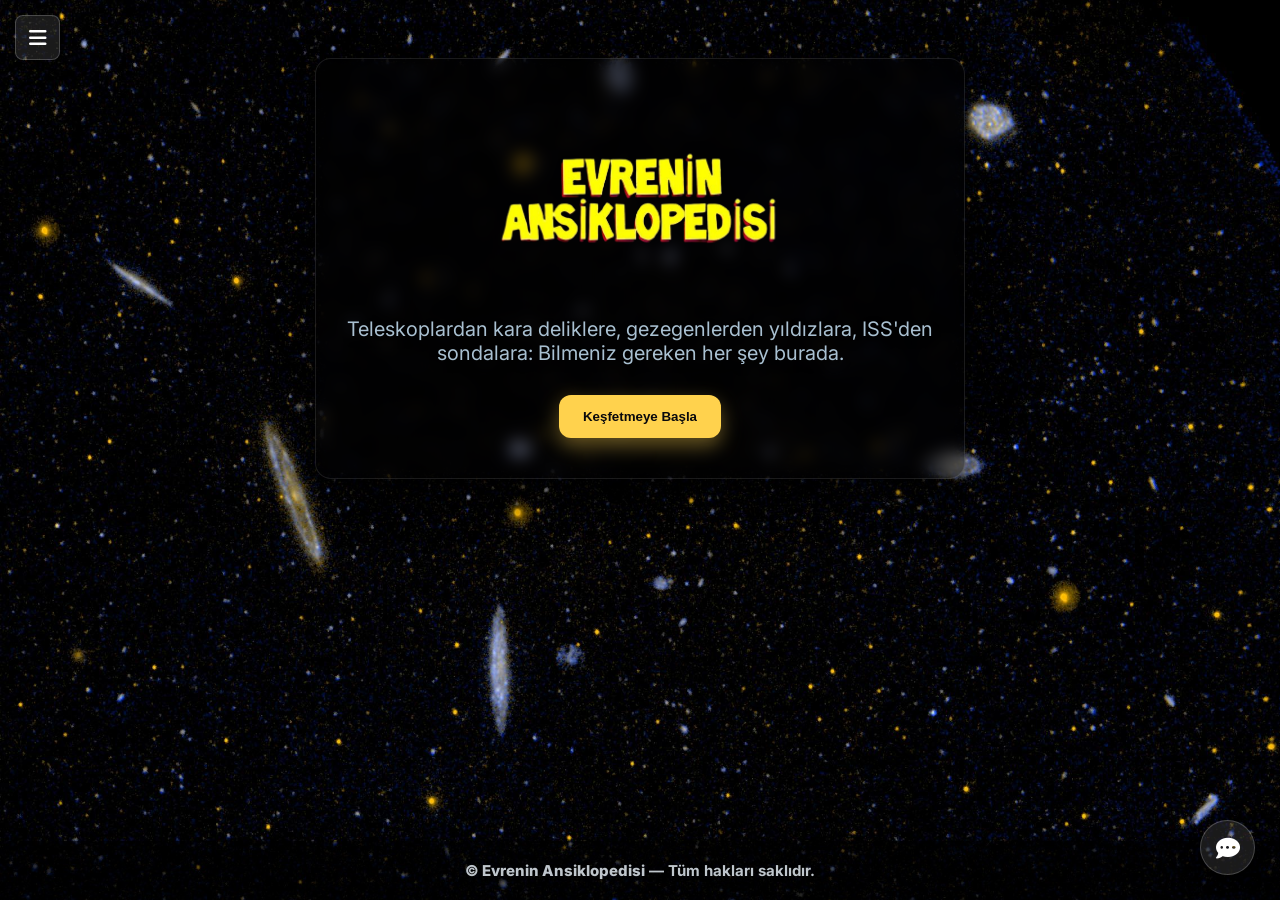
<file: index.html>
<!doctype html>
<html lang="tr">
<head>
<link rel="apple-touch-icon" sizes="180x180" href="/apple-touch-icon.png">
<link rel="icon" type="image/png" sizes="32x32" href="/favicon-32x32.png">
<link rel="icon" type="image/png" sizes="16x16" href="/favicon-16x16.png">
<link rel="manifest" href="/site.webmanifest">
<link rel="stylesheet" href="https://cdnjs.cloudflare.com/ajax/libs/font-awesome/6.0.0-beta3/css/all.min.css">
<meta charset="utf-8" />
<meta name="viewport" content="width=device-width,initial-scale=1" />
<title>Evrenin Ansiklopedisi</title>
<meta name="description" content="Evrenin Ansiklopedisi — teleskoplardan kara deliklere, gezegenlerden yıldızlara, ISS'den sondalara kadar kapsamlı bilgiler.">
<link rel="preconnect" href="https://fonts.googleapis.com">
<link rel="preconnect" href="https://fonts.gstatic.com" crossorigin>
<link href="https://fonts.googleapis.com/css2?family=Inter:wght@100..900&display=swap" rel="stylesheet">
<link rel="stylesheet" href="https://cdnjs.cloudflare.com/ajax/libs/font-awesome/6.5.2/css/all.min.css" integrity="sha512-SnH5WK+bZxgPHs44uWIX+LLMDJc5f8tJjLq5B4PjG1v2X9yA5h08S+N91k8Z3fR3a+Vb8R1z+d/G+I+oP5e7w==" crossorigin="anonymous" referrerpolicy="no-referrer" />
<link rel="stylesheet" href="style.css"> 
</head>
<body>

  <button id="menu-toggle" aria-label="Menüyü Aç">
      <i class="fas fa-bars"></i>
  </button>
  
  <nav id="sidebar">
      <a href="javascript:void(0)" class="closebtn" id="closeSidebar">&times;</a>
    
      
      <a href="/hakkimizda/">Hakkımda</a>
      <a href="/iletisim/">İletişim</a>
  </nav>
  
  <main class="wrap" id="wrap" role="main">

    <div id="home-content" data-bg="arkaplan.jpg" class="show"> 
        <div class="hero" id="heroSection" role="banner">
            <img src="logo.jpg" alt="Evrenin Ansiklopedisi Logo" id="site-logo" style="max-width: 300px; margin: 0 auto 20px; display: block;"> 
            <p class="subtitle fade-in" style="animation-delay: 100ms;">Teleskoplardan kara deliklere, gezegenlerden yıldızlara, ISS'den sondalara: Bilmeniz gereken her şey burada.</p>
            <button id="startDiscoveryBtn" class="action-button fade-in" style="animation-delay: 200ms;">Keşfetmeye Başla</button>
        </div>

        <div id="discoveryList">
            <a href="/" class="back-to-home-btn"><i class="fas fa-arrow-left"></i> Ana Sayfaya Dön</a>
            <h2 style="font-size: 32px; color: white;">Keşfetmek İstediğiniz Kategoriyi Seçin</h2>
            
            <div class="discovery-card-grid">
                <a href="/teleskoplar/" class="discovery-card fade-in" style="animation-delay: 500ms;"><span>Teleskoplar</span></a>
                <a href="/gezegenler/" class="discovery-card fade-in" style="animation-delay: 600ms;"><span>Gezegenler</span></a>
                <a href="/yildizlar/" class="discovery-card fade-in" style="animation-delay: 700ms;"><span>Yıldızlar</span></a>
                <a href="/galaksiler/" class="discovery-card fade-in" style="animation-delay: 800ms;"><span>Galaksiler</span></a>
                <a href="/karadelikler/" class="discovery-card fade-in" style="animation-delay: 900ms;"><span>Kara Delikler</span></a>
                <a href="/sondalar/" class="discovery-card fade-in" style="animation-delay: 1000ms;"><span>Uzay Sondaları</span></a>
                <a href="/iss/" class="discovery-card fade-in" style="animation-delay: 1100ms;"><span>Uluslararası Uzay İstasyonu</span></a>
                <a href="/exoplanet/" class="discovery-card fade-in" style="animation-delay: 1200ms;"><span>Ötegezegenler</span></a>
            </div>
            
        </div>
    </div>
    
    </main>

  <button id="feedback-fab" aria-label="Geri Bildirim Gönder">
      <i class="fas fa-comment-dots"></i>
  </button>

  <div id="feedbackModal" class="modal" role="dialog" aria-modal="true" aria-labelledby="modalTitle">
      <div class="modal-content">
          <span class="modal-close" id="closeModal">&times;</span>
          <h3 id="modalTitle">Geri Bildiriminiz Bizim İçin Önemli!</h3>
          
          <p style="text-align:center; color: var(--muted); margin-bottom: 20px;">Lütfen görüş ve önerilerinizi aşağıdaki formu kullanarak bize iletin.</p>

          <iframe src="https://docs.google.com/forms/d/e/1FAIpQLSf9ICDll2-xu_4mgcYEsZHK_EFL4dMDvHGyZR5VGI9SS1YUkg/viewform?embedded=true" width="285" height="300" frameborder="0" marginheight="0" marginwidth="0">Yükleniyor…</iframe>
          </div>
  </div>

  
  <footer role="contentinfo">
    <strong>© Evrenin Ansiklopedisi</strong> — <span style="color:var(--footer-gray)">Tüm hakları saklıdır.</span>
  </footer>

<script src="script.js"></script>
</body>
</html>
</file>
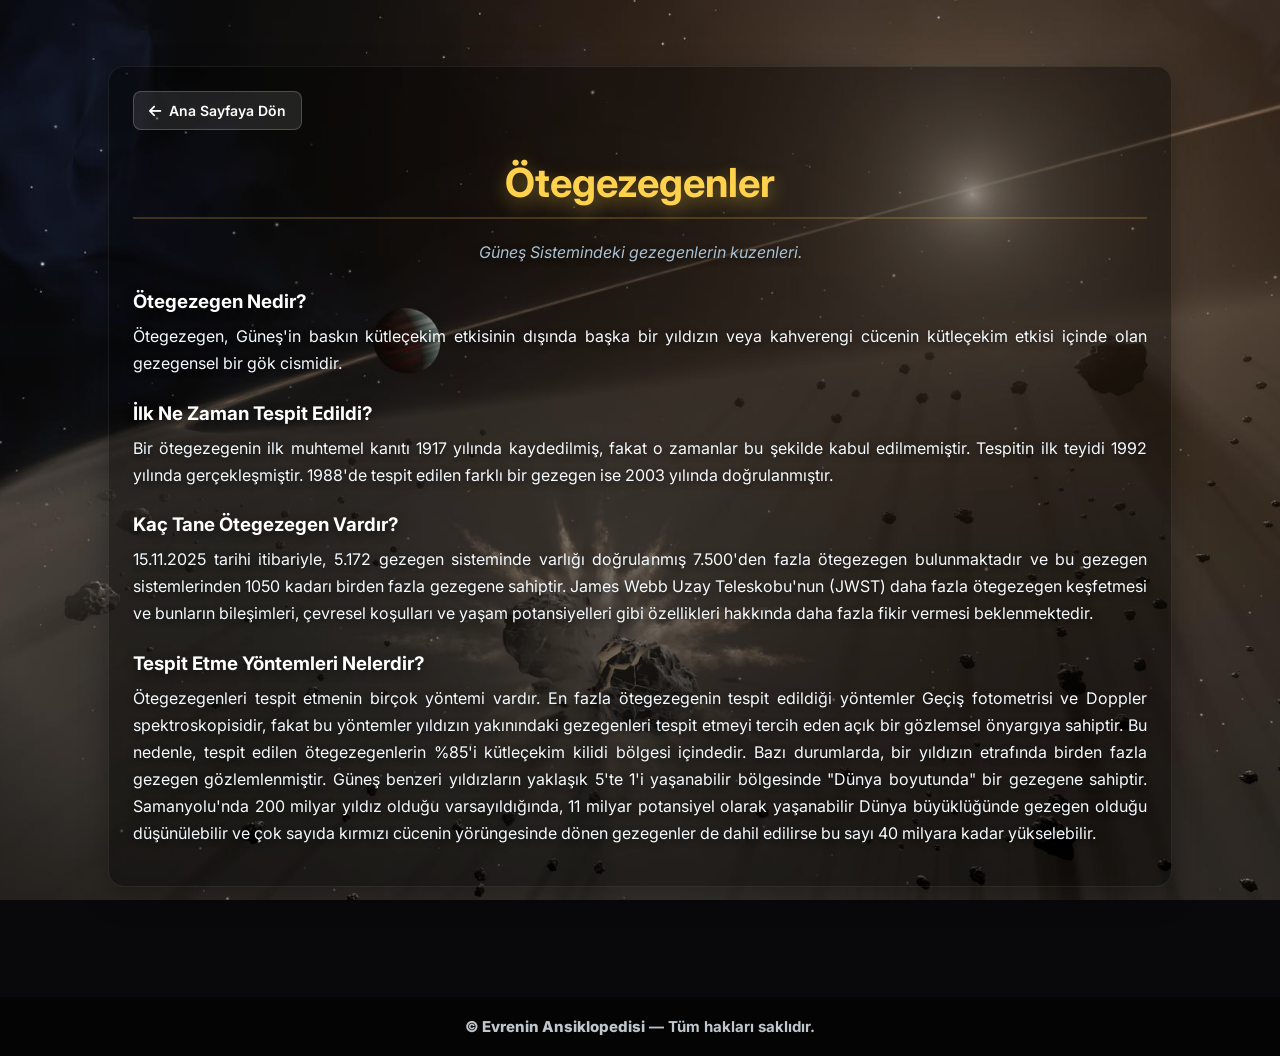
<file: exoplanet/index.html>
<!doctype html>
<html lang="tr">
<head>
<link rel="apple-touch-icon" sizes="180x180" href="/apple-touch-icon.png">
<link rel="icon" type="image/png" sizes="32x32" href="/favicon-32x32.png">
<link rel="icon" type="image/png" sizes="16x16" href="/favicon-16x16.png">
<link rel="manifest" href="/site.webmanifest">
<link rel="stylesheet" href="https://cdnjs.cloudflare.com/ajax/libs/font-awesome/6.0.0-beta3/css/all.min.css">
<meta charset="utf-8" />
<meta name="viewport" content="width=device-width,initial-scale=1" />
<title>Ötegezegenler | Evrenin Ansiklopedisi</title>
<meta name="description" content="Güneş Sistemindeki gezegenlerin kuzenleri: Ötegezegenlerin tespiti ve potansiyeli hakkında bilgiler.">
<link rel="preconnect" href="https://fonts.googleapis.com">
<link rel="preconnect" href="https://fonts.gstatic.com" crossorigin>
<link href="https://fonts.googleapis.com/css2?family=Inter:wght@100..900&display=swap" rel="stylesheet">
<link rel="stylesheet" href="https://cdnjs.cloudflare.com/ajax/libs/font-awesome/6.5.2/css/all.min.css" integrity="sha512-SnH5WK+bZxgPHs44uWIX+LLMDJc5f8tJjLq5B4PjG1v2X9yA5h08S+N91k8Z3fR3a+Vb8R1z+d/G+I+oP5e7w==" crossorigin="anonymous" referrerpolicy="referrer" />

<link rel="stylesheet" href="../style.css">

</head>
<body style="background-image: url('../ötegezegenler.jpg'); background-position: center top; background-size: cover; background-attachment: fixed;">

      
  
  
  <main class="wrap" id="wrap" role="main" style="margin: 20px auto 40px;">

    <article id="exoplanet" class="section show" data-bg="ötegezegenler.jpg" aria-labelledby="exoTitle">
        <a href="/" class="back-to-home-btn"><i class="fas fa-arrow-left"></i> Ana Sayfaya Dön</a>
        <h2 id="exoTitle">Ötegezegenler</h2>
        
        <p class="lead">Güneş Sistemindeki gezegenlerin kuzenleri.</p>
    
        <h3>Ötegezegen Nedir?</h3>
        <p>Ötegezegen, Güneş'in baskın kütleçekim etkisinin dışında başka bir yıldızın veya kahverengi cücenin kütleçekim etkisi içinde olan gezegensel bir gök cismidir.</p>
         

        <h3>İlk Ne Zaman Tespit Edildi?</h3>
        <p>Bir ötegezegenin ilk muhtemel kanıtı 1917 yılında kaydedilmiş, fakat o zamanlar bu şekilde kabul edilmemiştir. Tespitin ilk teyidi 1992 yılında gerçekleşmiştir. 1988'de tespit edilen farklı bir gezegen ise 2003 yılında doğrulanmıştır.</p>

        <h3>Kaç Tane Ötegezegen Vardır?</h3>
        <p>15.11.2025 tarihi itibariyle, 5.172 gezegen sisteminde varlığı doğrulanmış 7.500'den fazla ötegezegen bulunmaktadır ve bu gezegen sistemlerinden 1050 kadarı birden fazla gezegene sahiptir. James Webb Uzay Teleskobu'nun (JWST) daha fazla ötegezegen keşfetmesi ve bunların bileşimleri, çevresel koşulları ve yaşam potansiyelleri gibi özellikleri hakkında daha fazla fikir vermesi beklenmektedir.</p>

        <h3>Tespit Etme Yöntemleri Nelerdir?</h3>
        <p>Ötegezegenleri tespit etmenin birçok yöntemi vardır. En fazla ötegezegenin tespit edildiği yöntemler Geçiş fotometrisi ve Doppler spektroskopisidir, fakat bu yöntemler yıldızın yakınındaki gezegenleri tespit etmeyi tercih eden açık bir gözlemsel önyargıya sahiptir. Bu nedenle, tespit edilen ötegezegenlerin %85'i kütleçekim kilidi bölgesi içindedir. Bazı durumlarda, bir yıldızın etrafında birden fazla gezegen gözlemlenmiştir. Güneş benzeri yıldızların yaklaşık 5'te 1'i yaşanabilir bölgesinde "Dünya boyutunda" bir gezegene sahiptir. Samanyolu'nda 200 milyar yıldız olduğu varsayıldığında, 11 milyar potansiyel olarak yaşanabilir Dünya büyüklüğünde gezegen olduğu düşünülebilir ve çok sayıda kırmızı cücenin yörüngesinde dönen gezegenler de dahil edilirse bu sayı 40 milyara kadar yükselebilir.</p>
    </article>
    
  </main>

  <footer role="contentinfo">
    <strong>© Evrenin Ansiklopedisi</strong> — <span style="color:var(--footer-gray)">Tüm hakları saklıdır.</span>
  </footer>
</body>
</html>
</file>
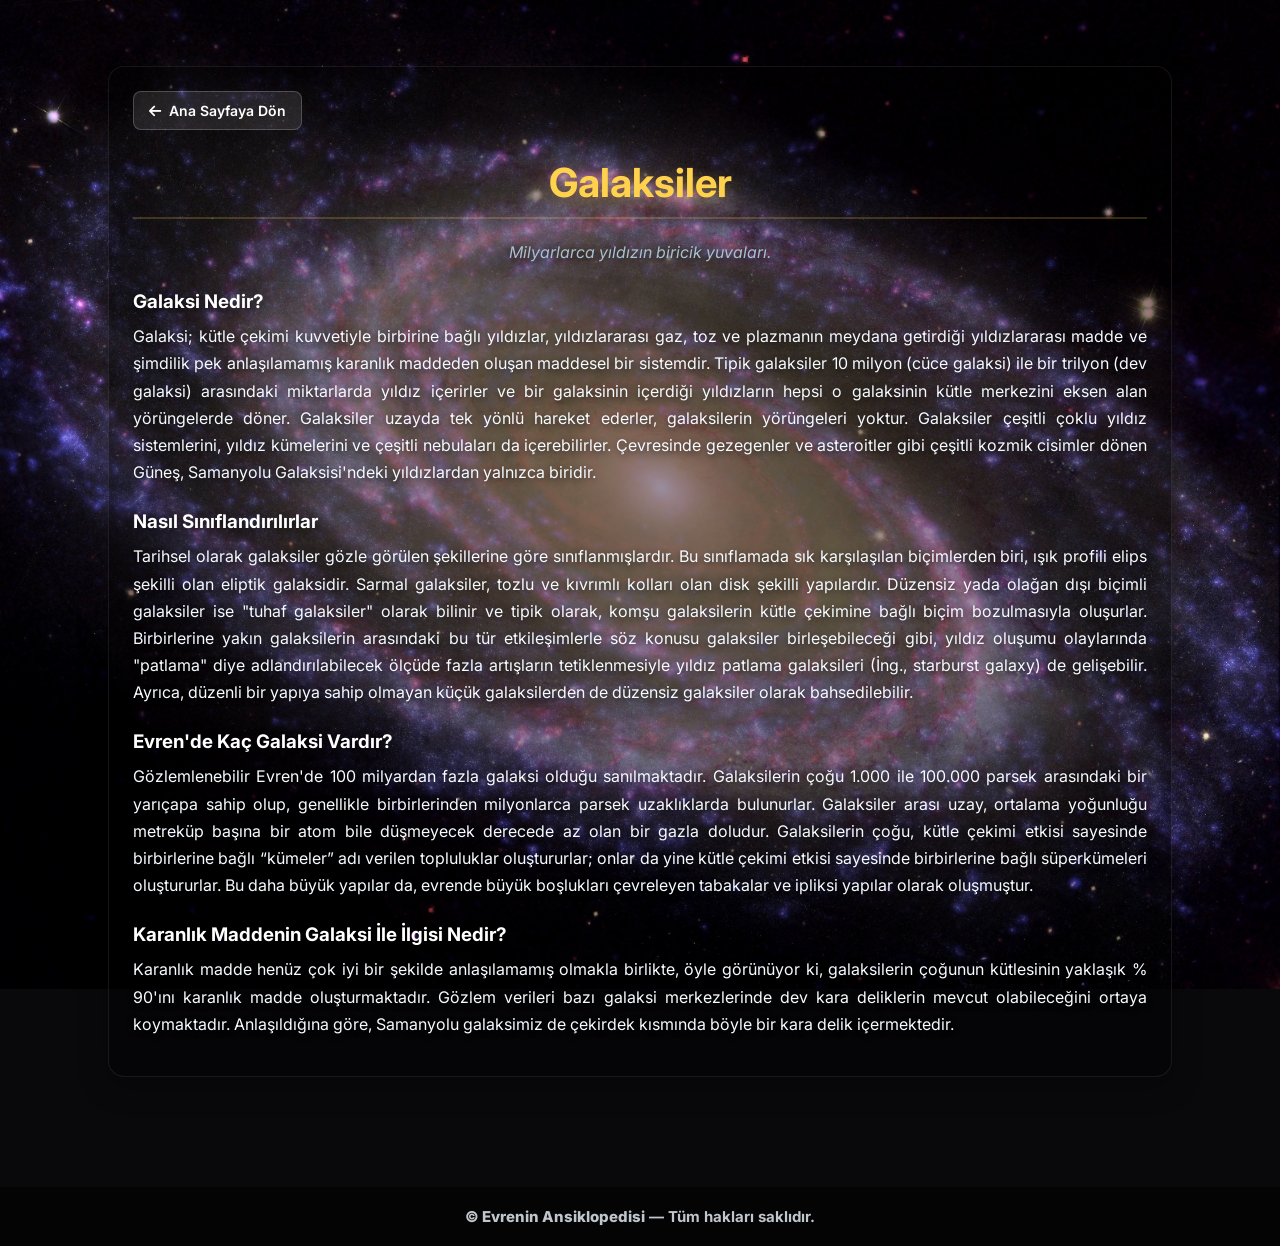
<file: galaksiler/index.html>
<!doctype html>
<html lang="tr">
<head>
<link rel="apple-touch-icon" sizes="180x180" href="/apple-touch-icon.png">
<link rel="icon" type="image/png" sizes="32x32" href="/favicon-32x32.png">
<link rel="icon" type="image/png" sizes="16x16" href="/favicon-16x16.png">
<link rel="manifest" href="/site.webmanifest">
<link rel="stylesheet" href="https://cdnjs.cloudflare.com/ajax/libs/font-awesome/6.0.0-beta3/css/all.min.css">
<meta charset="utf-8" />
<meta name="viewport" content="width=device-width,initial-scale=1" />
<title>Galaksiler | Evrenin Ansiklopedisi</title>
<meta name="description" content="Milyarlarca yıldızın biricik yuvaları: Galaksilerin sınıflandırılması ve yapısı hakkında kapsamlı bilgiler.">
<link rel="preconnect" href="https://fonts.googleapis.com">
<link rel="preconnect" href="https://fonts.gstatic.com" crossorigin>
<link href="https://fonts.googleapis.com/css2?family=Inter:wght@100..900&display=swap" rel="stylesheet">
<link rel="stylesheet" href="https://cdnjs.cloudflare.com/ajax/libs/font-awesome/6.5.2/css/all.min.css" integrity="sha512-SnH5WK+bZxgPHs44uWIX+LLMDJc5f8tJjLq5B4PjG1v2X9yA5h08S+N91k8Z3fR3a+Vb8R1z+d/G+I+oP5e7w==" crossorigin="anonymous" referrerpolicy="no-referrer" />

<link rel="stylesheet" href="../style.css">

</head>
<body style="background-image: url('../galaksiler.jpg'); background-position: center top; background-size: cover; background-attachment: fixed;">

    
  
  
  <main class="wrap" id="wrap" role="main" style="margin: 20px auto 40px;">

    <article id="galaksiler" class="section show" data-bg="galaksiler.jpg" aria-labelledby="galTitle">
        <a href="/" class="back-to-home-btn"><i class="fas fa-arrow-left"></i> Ana Sayfaya Dön</a>
        <h2 id="galTitle">Galaksiler</h2>
        
        <p class="lead">Milyarlarca yıldızın biricik yuvaları.</p>
        
        <h3>Galaksi Nedir?</h3>
        <p>Galaksi; kütle çekimi kuvvetiyle birbirine bağlı yıldızlar, yıldızlararası gaz, toz ve plazmanın meydana getirdiği yıldızlararası madde ve şimdilik pek anlaşılamamış karanlık maddeden oluşan maddesel bir sistemdir. Tipik galaksiler 10 milyon (cüce galaksi) ile bir trilyon (dev galaksi) arasındaki miktarlarda yıldız içerirler ve bir galaksinin içerdiği yıldızların hepsi o galaksinin kütle merkezini eksen alan yörüngelerde döner. Galaksiler uzayda tek yönlü hareket ederler, galaksilerin yörüngeleri yoktur. Galaksiler çeşitli çoklu yıldız sistemlerini, yıldız kümelerini ve çeşitli nebulaları da içerebilirler. Çevresinde gezegenler ve asteroitler gibi çeşitli kozmik cisimler dönen Güneş, Samanyolu Galaksisi'ndeki yıldızlardan yalnızca biridir.</p>

        <h3>Nasıl Sınıflandırılırlar</h3>
        <p>Tarihsel olarak galaksiler gözle görülen şekillerine göre sınıflanmışlardır. Bu sınıflamada sık karşılaşılan biçimlerden biri, ışık profili elips şekilli olan eliptik galaksidir. Sarmal galaksiler, tozlu ve kıvrımlı kolları olan disk şekilli yapılardır. Düzensiz yada olağan dışı biçimli galaksiler ise "tuhaf galaksiler" olarak bilinir ve tipik olarak, komşu galaksilerin kütle çekimine bağlı biçim bozulmasıyla oluşurlar. Birbirlerine yakın galaksilerin arasındaki bu tür etkileşimlerle söz konusu galaksiler birleşebileceği gibi, yıldız oluşumu olaylarında "patlama" diye adlandırılabilecek ölçüde fazla artışların tetiklenmesiyle yıldız patlama galaksileri (İng., starburst galaxy) de gelişebilir. Ayrıca, düzenli bir yapıya sahip olmayan küçük galaksilerden de düzensiz galaksiler olarak bahsedilebilir.</p>

        <h3>Evren'de Kaç Galaksi Vardır?</h3>
        <p>Gözlemlenebilir Evren'de 100 milyardan fazla galaksi olduğu sanılmaktadır. Galaksilerin çoğu 1.000 ile 100.000 parsek arasındaki bir yarıçapa sahip olup, genellikle birbirlerinden milyonlarca parsek uzaklıklarda bulunurlar. Galaksiler arası uzay, ortalama yoğunluğu metreküp başına bir atom bile düşmeyecek derecede az olan bir gazla doludur. Galaksilerin çoğu, kütle çekimi etkisi sayesinde birbirlerine bağlı “kümeler” adı verilen topluluklar oluştururlar; onlar da yine kütle çekimi etkisi sayesinde birbirlerine bağlı süperkümeleri oluştururlar. Bu daha büyük yapılar da, evrende büyük boşlukları çevreleyen tabakalar ve ipliksi yapılar olarak oluşmuştur.</p>

        <h3>Karanlık Maddenin Galaksi İle İlgisi Nedir?</h3>
        <p>Karanlık madde henüz çok iyi bir şekilde anlaşılamamış olmakla birlikte, öyle görünüyor ki, galaksilerin çoğunun kütlesinin yaklaşık % 90'ını karanlık madde oluşturmaktadır. Gözlem verileri bazı galaksi merkezlerinde dev kara deliklerin mevcut olabileceğini ortaya koymaktadır. Anlaşıldığına göre, Samanyolu galaksimiz de çekirdek kısmında böyle bir kara delik içermektedir.</p>

    </article>
    
  </main>

  <footer role="contentinfo">
    <strong>© Evrenin Ansiklopedisi</strong> — <span style="color:var(--footer-gray)">Tüm hakları saklıdır.</span>
  </footer>
</body>
</html>
</file>
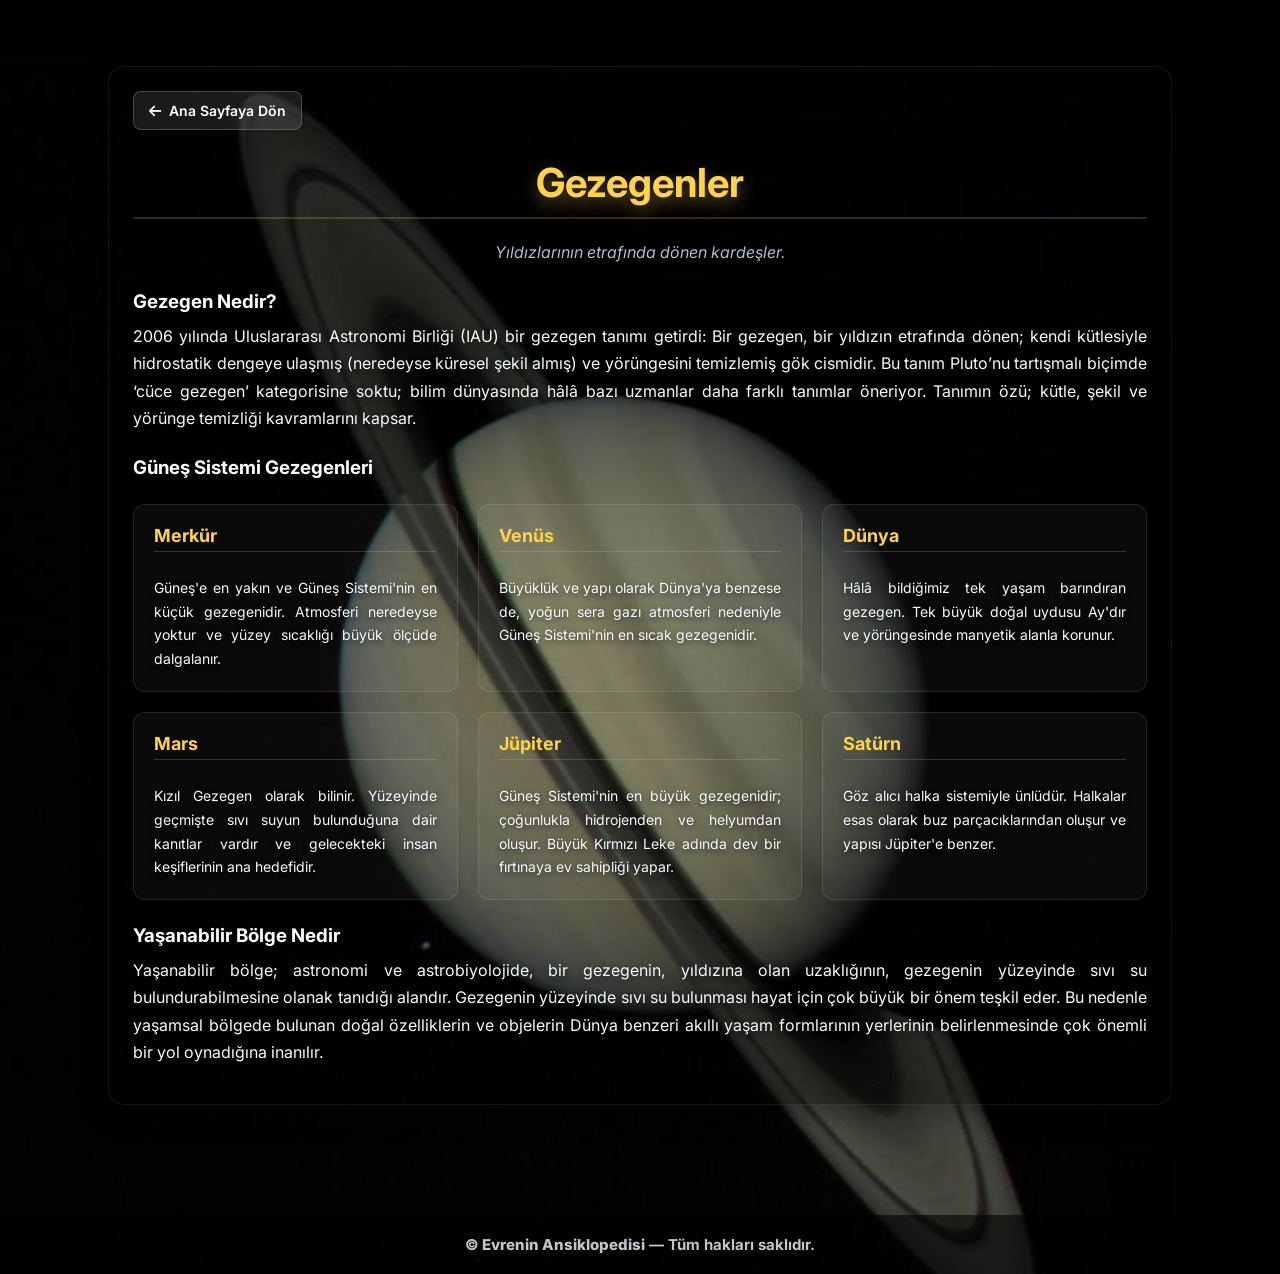
<file: gezegenler/index.html>
<!doctype html>
<html lang="tr">
<head>
<link rel="apple-touch-icon" sizes="180x180" href="/apple-touch-icon.png">
<link rel="icon" type="image/png" sizes="32x32" href="/favicon-32x32.png">
<link rel="icon" type="image/png" sizes="16x16" href="/favicon-16x16.png">
<link rel="manifest" href="/site.webmanifest">
<link rel="stylesheet" href="https://cdnjs.cloudflare.com/ajax/libs/font-awesome/6.0.0-beta3/css/all.min.css">
<meta charset="utf-8" />
<meta name="viewport" content="width=device-width,initial-scale=1" />
<title>Gezegenler | Evrenin Ansiklopedisi</title>
<meta name="description" content="Güneş Sistemi gezegenleri ve ötegezegenler hakkında kapsamlı bilgiler.">
<link rel="preconnect" href="https://fonts.googleapis.com">
<link rel="preconnect" href="https://fonts.gstatic.com" crossorigin>
<link href="https://fonts.googleapis.com/css2?family=Inter:wght@100..900&display=swap" rel="stylesheet">
<link rel="stylesheet" href="https://cdnjs.cloudflare.com/ajax/libs/font-awesome/6.5.2/css/all.min.css" integrity="sha512-SnH5WK+bZxgPHs44uWIX+LLMDJc5f8tJjLq5B4PjG1v2X9yA5h08S+N91k8Z3fR3a+Vb8R1z+d/G+I+oP5e7w==" crossorigin="anonymous" referrerpolicy="no-referrer" />

<link rel="stylesheet" href="../style.css">

</head>
<body style="background-image: url('../gezegenler.jpg'); background-position: center top; background-size: cover; background-attachment: fixed;">

      
  
  
  <main class="wrap" id="wrap" role="main" style="margin: 20px auto 40px;">

    <article id="gezegenler" class="section show" data-bg="gezegenler.jpg" aria-labelledby="gezTitle">
        <a href="/" class="back-to-home-btn"><i class="fas fa-arrow-left"></i> Ana Sayfaya Dön</a>
        <h2 id="gezTitle">Gezegenler</h2>
        
        <p class="lead">Yıldızlarının etrafında dönen kardeşler.</p>
        
        <h3>Gezegen Nedir?</h3>
        <p>2006 yılında Uluslararası Astronomi Birliği (IAU) bir gezegen tanımı getirdi: Bir gezegen, bir yıldızın etrafında dönen; kendi kütlesiyle hidrostatik dengeye ulaşmış (neredeyse küresel şekil almış) ve yörüngesini temizlemiş gök cismidir. Bu tanım Pluto’nu tartışmalı biçimde ‘cüce gezegen’ kategorisine soktu; bilim dünyasında hâlâ bazı uzmanlar daha farklı tanımlar öneriyor. Tanımın özü; kütle, şekil ve yörünge temizliği kavramlarını kapsar.</p>
        
        <h3>Güneş Sistemi Gezegenleri</h3>
        <div class="card-grid">
            <div class="card">
                <h4>Merkür</h4>
                <p>Güneş'e en yakın ve Güneş Sistemi'nin en küçük gezegenidir. Atmosferi neredeyse yoktur ve yüzey sıcaklığı büyük ölçüde dalgalanır.</p>
            </div>
            <div class="card">
                <h4>Venüs</h4>
                <p>Büyüklük ve yapı olarak Dünya'ya benzese de, yoğun sera gazı atmosferi nedeniyle Güneş Sistemi'nin en sıcak gezegenidir.</p>
            </div>
            <div class="card">
                <h4>Dünya</h4>
                <p>Hâlâ bildiğimiz tek yaşam barındıran gezegen. Tek büyük doğal uydusu Ay'dır ve yörüngesinde manyetik alanla korunur.</p>
            </div>
            <div class="card">
                <h4>Mars</h4>
                <p>Kızıl Gezegen olarak bilinir. Yüzeyinde geçmişte sıvı suyun bulunduğuna dair kanıtlar vardır ve gelecekteki insan keşiflerinin ana hedefidir.</p>
            </div>
            <div class="card">
                <h4>Jüpiter</h4>
                <p>Güneş Sistemi'nin en büyük gezegenidir; çoğunlukla hidrojenden ve helyumdan oluşur. Büyük Kırmızı Leke adında dev bir fırtınaya ev sahipliği yapar.</p>
            </div>
            <div class="card">
                <h4>Satürn</h4>
                <p>Göz alıcı halka sistemiyle ünlüdür. Halkalar esas olarak buz parçacıklarından oluşur ve yapısı Jüpiter'e benzer.</p>
            </div>
        </div>
        <h3>Yaşanabilir Bölge Nedir</h3>
        <p>Yaşanabilir bölge; astronomi ve astrobiyolojide, bir gezegenin, yıldızına olan uzaklığının, gezegenin yüzeyinde sıvı su bulundurabilmesine olanak tanıdığı alandır. Gezegenin yüzeyinde sıvı su bulunması hayat için çok büyük bir önem teşkil eder. Bu nedenle yaşamsal bölgede bulunan doğal özelliklerin ve objelerin Dünya benzeri akıllı yaşam formlarının yerlerinin belirlenmesinde çok önemli bir yol oynadığına inanılır.</p>
    </article>

    
  </main>

  <footer role="contentinfo">
    <strong>© Evrenin Ansiklopedisi</strong> — <span style="color:var(--footer-gray)">Tüm hakları saklıdır.</span>
  </footer>
</body>
</html>
</file>
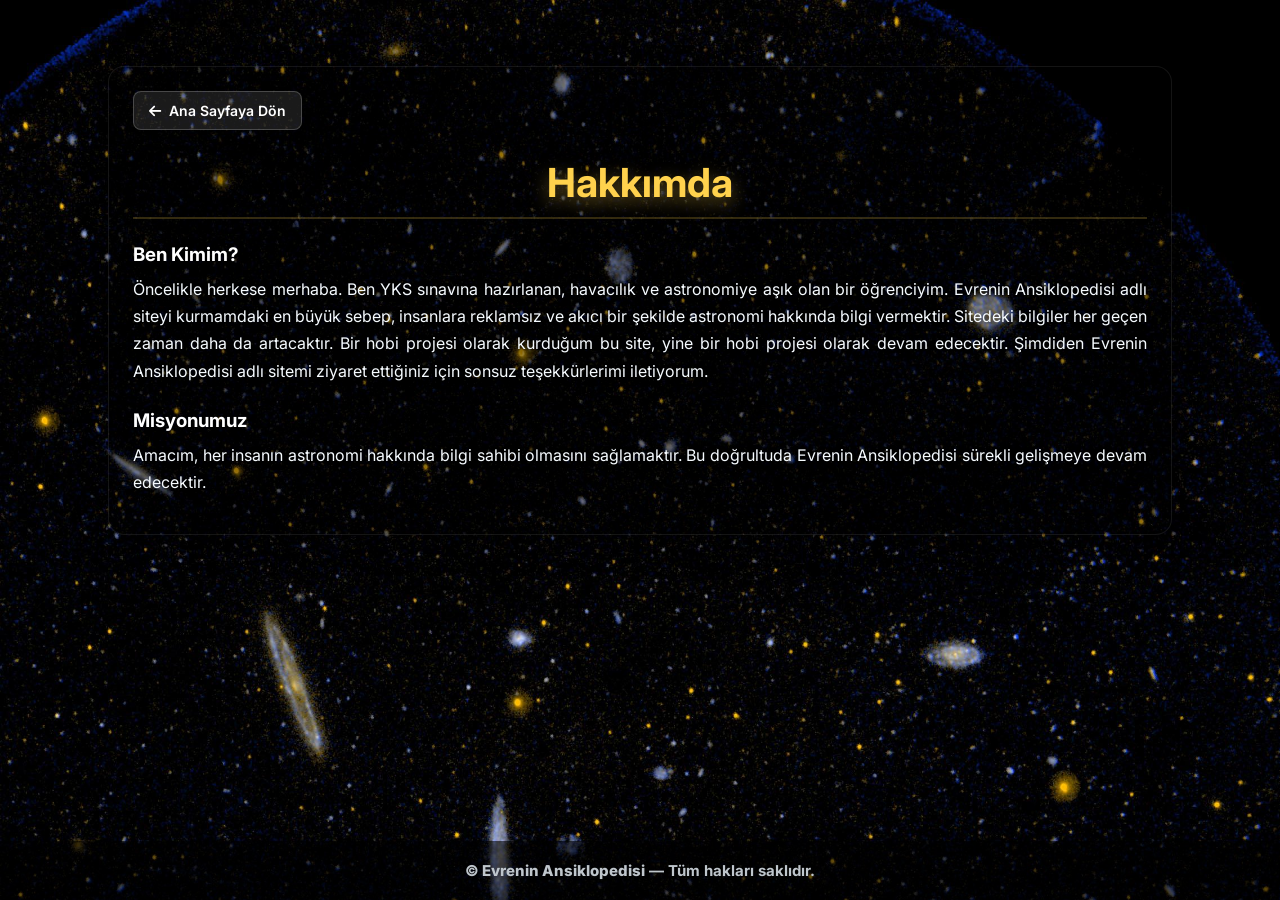
<file: hakkimizda/index.html>
<!doctype html>
<html lang="tr">
<head>
<link rel="apple-touch-icon" sizes="180x180" href="/apple-touch-icon.png">
<link rel="icon" type="image/png" sizes="32x32" href="/favicon-32x32.png">
<link rel="icon" type="image/png" sizes="16x16" href="/favicon-16x16.png">
<link rel="manifest" href="/site.webmanifest">
<link rel="stylesheet" href="https://cdnjs.cloudflare.com/ajax/libs/font-awesome/6.0.0-beta3/css/all.min.css">
<meta charset="utf-8" />
<meta name="viewport" content="width=device-width,initial-scale=1" />
<title>Hakkımda | Evrenin Ansiklopedisi</title>
<meta name="description" content="Evrenin Ansiklopedisi projesinin misyonu ve kurucusu hakkında bilgiler.">
<link rel="preconnect" href="https://fonts.googleapis.com">
<link rel="preconnect" href="https://fonts.gstatic.com" crossorigin>
<link href="https://fonts.googleapis.com/css2?family=Inter:wght@100..900&display=swap" rel="stylesheet">
<link rel="stylesheet" href="https://cdnjs.cloudflare.com/ajax/libs/font-awesome/6.5.2/css/all.min.css" integrity="sha512-SnH5WK+bZxgPHs44uWIX+LLMDJc5f8tJjLq5B4PjG1v2X9yA5h08S+N91k8Z3fR3a+Vb8R1z+d/G+I+oP5e7w==" crossorigin="anonymous" referrerpolicy="referrer" />

<link rel="stylesheet" href="../style.css">

</head>
<body style="background-image: url('../arkaplan.jpg'); background-position: center top; background-size: cover; background-attachment: fixed;">

 
  
  
  <main class="wrap" id="wrap" role="main" style="margin: 20px auto 40px;">

    <article id="hakkimizda" class="section show" data-bg="arkaplan.jpg" aria-labelledby="hakTitle">
        <a href="/" class="back-to-home-btn"><i class="fas fa-arrow-left"></i> Ana Sayfaya Dön</a>
        <h2 id="hakTitle">Hakkımda</h2>
    
        <h3>Ben Kimim?</h3>
        <p class="section-description">Öncelikle herkese merhaba. Ben YKS sınavına hazırlanan, havacılık ve astronomiye aşık olan bir öğrenciyim. Evrenin Ansiklopedisi adlı siteyi kurmamdaki en büyük sebep, insanlara reklamsız ve akıcı bir şekilde astronomi hakkında bilgi vermektir. Sitedeki bilgiler her geçen zaman daha da artacaktır. Bir hobi projesi olarak kurduğum bu site, yine bir hobi projesi olarak devam edecektir. Şimdiden Evrenin Ansiklopedisi adlı sitemi ziyaret ettiğiniz için sonsuz teşekkürlerimi iletiyorum.</p>

        <div class="about-content">
            
            <h3>Misyonumuz</h3>
            <p>Amacım, her insanın astronomi hakkında bilgi sahibi olmasını sağlamaktır. Bu doğrultuda Evrenin Ansiklopedisi sürekli gelişmeye devam edecektir.</p>

        </div>
    </article>
    
  </main>

  <footer role="contentinfo">
    <strong>© Evrenin Ansiklopedisi</strong> — <span style="color:var(--footer-gray)">Tüm hakları saklıdır.</span>
  </footer>
</body>
</html>
</file>
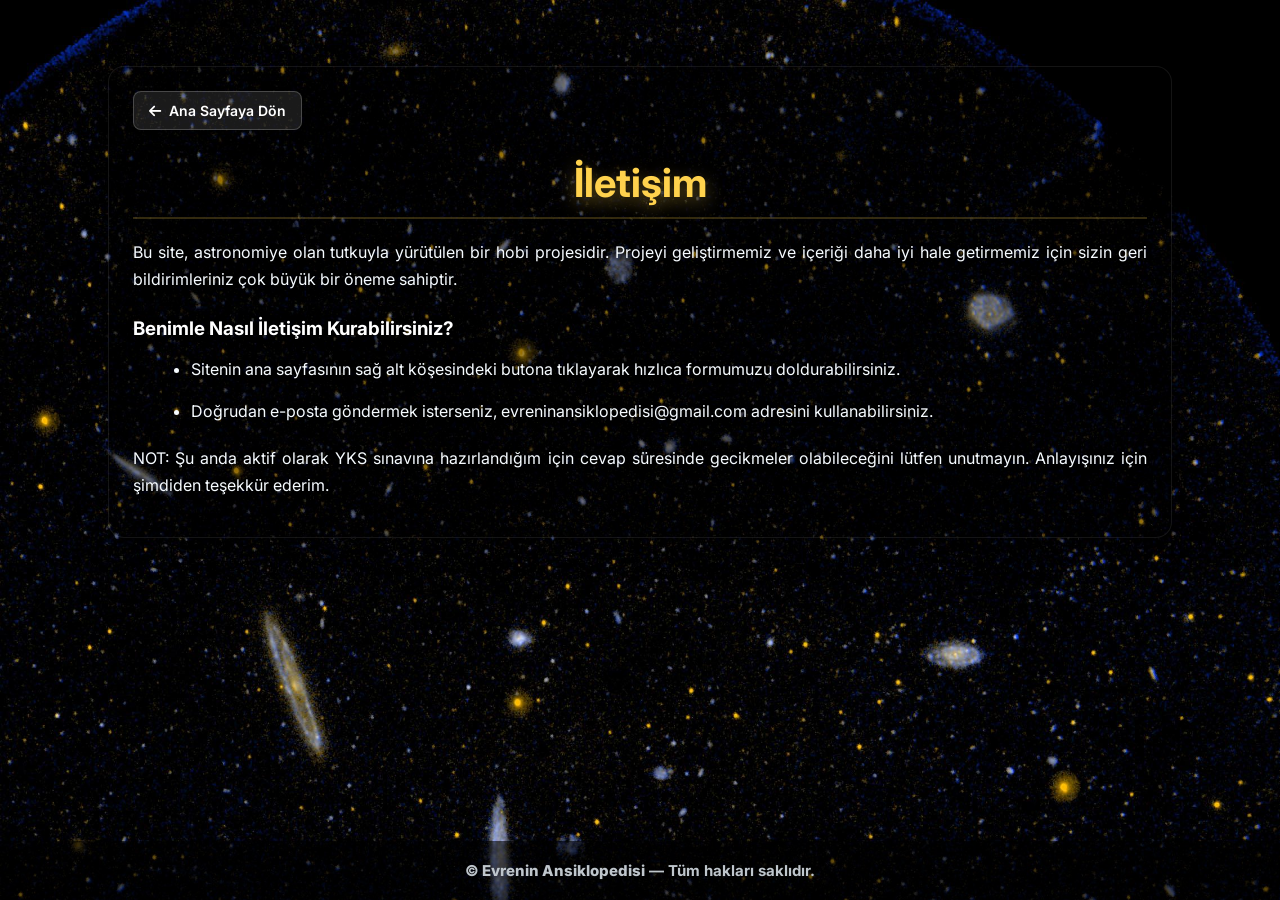
<file: iletisim/index.html>
<!doctype html>
<html lang="tr">
<head>
<link rel="apple-touch-icon" sizes="180x180" href="/apple-touch-icon.png">
<link rel="icon" type="image/png" sizes="32x32" href="/favicon-32x32.png">
<link rel="icon" type="image/png" sizes="16x16" href="/favicon-16x16.png">
<link rel="manifest" href="/site.webmanifest">
<link rel="stylesheet" href="https://cdnjs.cloudflare.com/ajax/libs/font-awesome/6.0.0-beta3/css/all.min.css">
<meta charset="utf-8" />
<meta name="viewport" content="width=device-width,initial-scale=1" />
<title>İletişim | Evrenin Ansiklopedisi</title>
<meta name="description" content="Evrenin Ansiklopedisi ile iletişim kurma yolları ve geri bildirim.">
<link rel="preconnect" href="https://fonts.googleapis.com">
<link rel="preconnect" href="https://fonts.gstatic.com" crossorigin>
<link href="https://fonts.googleapis.com/css2?family=Inter:wght@100..900&display=swap" rel="stylesheet">
<link rel="stylesheet" href="https://cdnjs.cloudflare.com/ajax/libs/font-awesome/6.5.2/css/all.min.css" integrity="sha512-SnH5WK+bZxgPHs44uWIX+LLMDJc5f8tJjLq5B4PjG1v2X9yA5h08S+N91k8Z3fR3a+Vb8R1z+d/G+I+oP5e7w==" crossorigin="anonymous" referrerpolicy="referrer" />

<link rel="stylesheet" href="../style.css">

</head>
<body style="background-image: url('../arkaplan.jpg'); background-position: center top; background-size: cover; background-attachment: fixed;">

   
  
  
  <main class="wrap" id="wrap" role="main" style="margin: 20px auto 40px;">

    <article id="iletisim" class="section show" data-bg="arkaplan.jpg" aria-labelledby="iletTitle">
        <a href="/" class="back-to-home-btn"><i class="fas fa-arrow-left"></i> Ana Sayfaya Dön</a>
        <h2 id="iletTitle">İletişim</h2>
        
        <p>Bu site, astronomiye olan tutkuyla yürütülen bir hobi projesidir. Projeyi geliştirmemiz ve içeriği daha iyi hale getirmemiz için sizin geri bildirimleriniz çok büyük bir öneme sahiptir.</p>
        
        <h3>Benimle Nasıl İletişim Kurabilirsiniz?</h3>
        <ul>
            <li>Sitenin ana sayfasının sağ alt köşesindeki butona tıklayarak hızlıca formumuzu doldurabilirsiniz.</li>
            <li>Doğrudan e-posta göndermek isterseniz, evreninansiklopedisi@gmail.com adresini kullanabilirsiniz.</li>
        </ul>
        <p style="margin-top:20px;">NOT: Şu anda aktif olarak YKS sınavına hazırlandığım için cevap süresinde gecikmeler olabileceğini lütfen unutmayın. Anlayışınız için şimdiden teşekkür ederim.</p>
    </article>
    
  </main>

  <footer role="contentinfo">
    <strong>© Evrenin Ansiklopedisi</strong> — <span style="color:var(--footer-gray)">Tüm hakları saklıdır.</span>
  </footer>
</body>
</html>
</file>
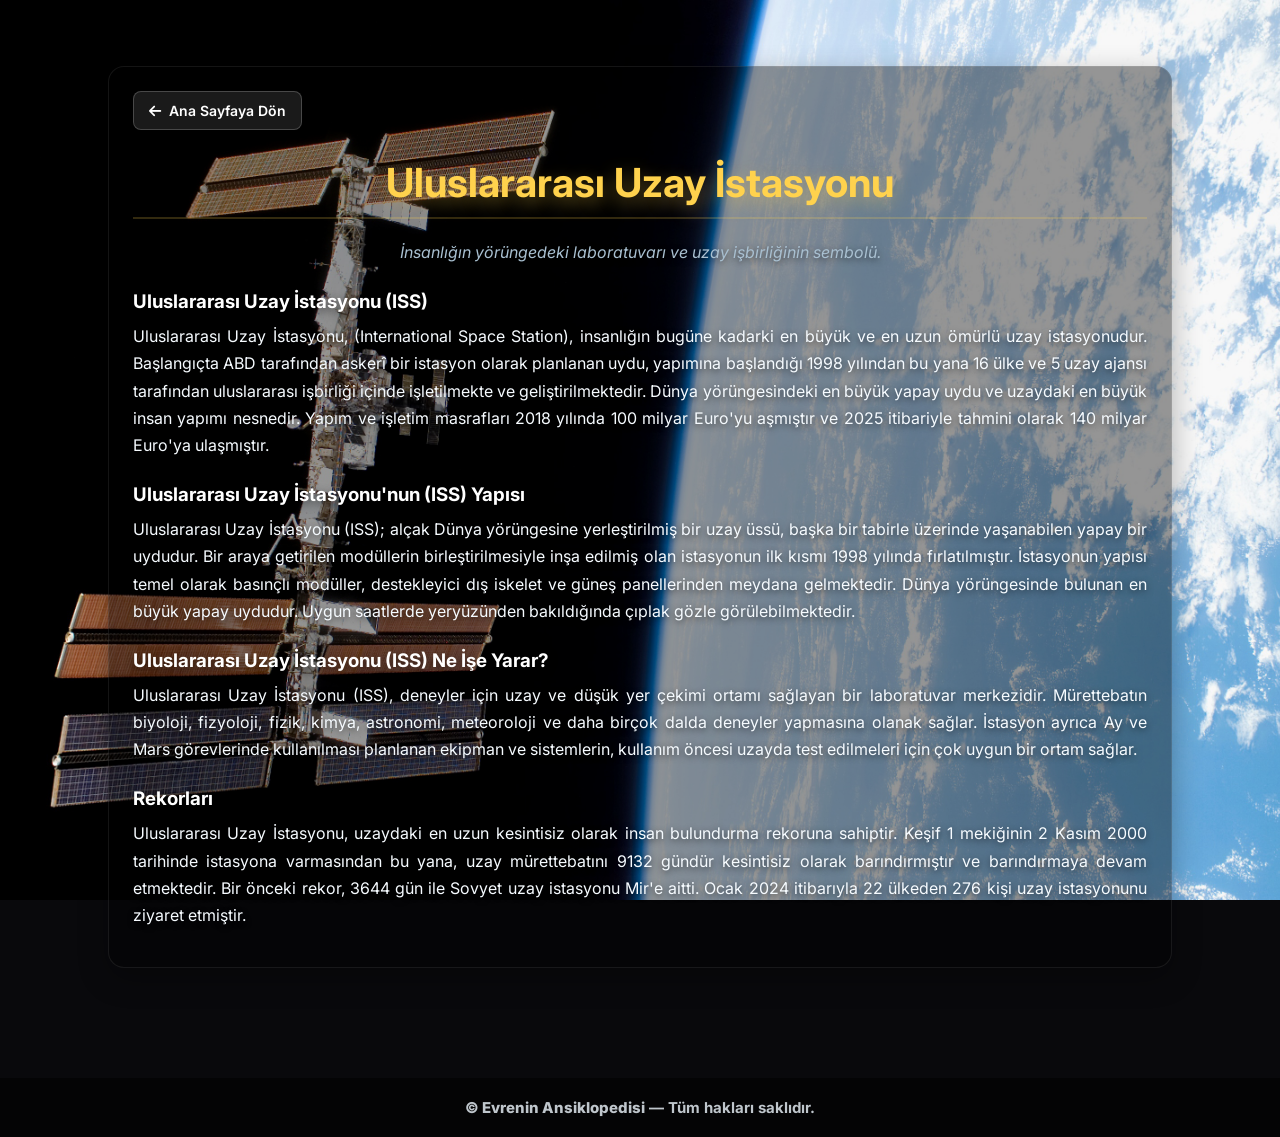
<file: iss/index.html>
<!doctype html>
<html lang="tr">
<head>
<link rel="apple-touch-icon" sizes="180x180" href="/apple-touch-icon.png">
<link rel="icon" type="image/png" sizes="32x32" href="/favicon-32x32.png">
<link rel="icon" type="image/png" sizes="16x16" href="/favicon-16x16.png">
<link rel="manifest" href="/site.webmanifest">
<link rel="stylesheet" href="https://cdnjs.cloudflare.com/ajax/libs/font-awesome/6.0.0-beta3/css/all.min.css">
<meta charset="utf-8" />
<meta name="viewport" content="width=device-width,initial-scale=1" />
<title>Uluslararası Uzay İstasyonu (ISS) | Evrenin Ansiklopedisi</title>
<meta name="description" content="İnsanlığın yörüngedeki laboratuvarı ve uzay işbirliğinin sembolü: ISS hakkında detaylı bilgiler.">
<link rel="preconnect" href="https://fonts.googleapis.com">
<link rel="preconnect" href="https://fonts.gstatic.com" crossorigin>
<link href="https://fonts.googleapis.com/css2?family=Inter:wght@100..900&display=swap" rel="stylesheet">
<link rel="stylesheet" href="https://cdnjs.cloudflare.com/ajax/libs/font-awesome/6.5.2/css/all.min.css" integrity="sha512-SnH5WK+bZxgPHs44uWIX+LLMDJc5f8tJjLq5B4PjG1v2X9yA5h08S+N91k8Z3fR3a+Vb8R1z+d/G+I+oP5e7w==" crossorigin="anonymous" referrerpolicy="referrer" />

<link rel="stylesheet" href="../style.css">

</head>
<body style="background-image: url('../iss.jpg'); background-position: center top; background-size: cover; background-attachment: fixed;">

   
  
  
  <main class="wrap" id="wrap" role="main" style="margin: 20px auto 40px;">

    <article id="iss" class="section show" data-bg="iss.jpg" aria-labelledby="uzTitle">
        <a href="/" class="back-to-home-btn"><i class="fas fa-arrow-left"></i> Ana Sayfaya Dön</a>
        <h2 id="uzTitle">Uluslararası Uzay İstasyonu</h2>
        
        <p class="lead">İnsanlığın yörüngedeki laboratuvarı ve uzay işbirliğinin sembolü.</p>
    
        <h3>Uluslararası Uzay İstasyonu (ISS)</h3>
        <p>Uluslararası Uzay İstasyonu, (International Space Station), insanlığın bugüne kadarki en büyük ve en uzun ömürlü uzay istasyonudur. Başlangıçta ABD tarafından askerî bir istasyon olarak planlanan uydu, yapımına başlandığı 1998 yılından bu yana 16 ülke ve 5 uzay ajansı tarafından uluslararası işbirliği içinde işletilmekte ve geliştirilmektedir. Dünya yörüngesindeki en büyük yapay uydu ve uzaydaki en büyük insan yapımı nesnedir. Yapım ve işletim masrafları 2018 yılında 100 milyar Euro'yu aşmıştır ve 2025 itibariyle tahmini olarak 140 milyar Euro'ya ulaşmıştır.</p>

        <h3>Uluslararası Uzay İstasyonu'nun (ISS) Yapısı</h3>
        <p>Uluslararası Uzay İstasyonu (ISS); alçak Dünya yörüngesine yerleştirilmiş bir uzay üssü, başka bir tabirle üzerinde yaşanabilen yapay bir uydudur. Bir araya getirilen modüllerin birleştirilmesiyle inşa edilmiş olan istasyonun ilk kısmı 1998 yılında fırlatılmıştır. İstasyonun yapısı temel olarak basınçlı modüller, destekleyici dış iskelet ve güneş panellerinden meydana gelmektedir. Dünya yörüngesinde bulunan en büyük yapay uydudur. Uygun saatlerde yeryüzünden bakıldığında çıplak gözle görülebilmektedir.</p>

        <h3>Uluslararası Uzay İstasyonu (ISS) Ne İşe Yarar?</h3>
        <p>Uluslararası Uzay İstasyonu (ISS), deneyler için uzay ve düşük yer çekimi ortamı sağlayan bir laboratuvar merkezidir. Mürettebatın biyoloji, fizyoloji, fizik, kimya, astronomi, meteoroloji ve daha birçok dalda deneyler yapmasına olanak sağlar. İstasyon ayrıca Ay ve Mars görevlerinde kullanılması planlanan ekipman ve sistemlerin, kullanım öncesi uzayda test edilmeleri için çok uygun bir ortam sağlar.</p>

        <h3>Rekorları</h3>
        <p>Uluslararası Uzay İstasyonu, uzaydaki en uzun kesintisiz olarak insan bulundurma rekoruna sahiptir. Keşif 1 mekiğinin 2 Kasım 2000 tarihinde istasyona varmasından bu yana, uzay mürettebatını 9132 gündür kesintisiz olarak barındırmıştır ve barındırmaya devam etmektedir. Bir önceki rekor, 3644 gün ile Sovyet uzay istasyonu Mir'e aitti. Ocak 2024 itibarıyla 22 ülkeden 276 kişi uzay istasyonunu ziyaret etmiştir.</p>
    </article>
    
  </main>

  <footer role="contentinfo">
    <strong>© Evrenin Ansiklopedisi</strong> — <span style="color:var(--footer-gray)">Tüm hakları saklıdır.</span>
  </footer>
</body>
</html>
</file>
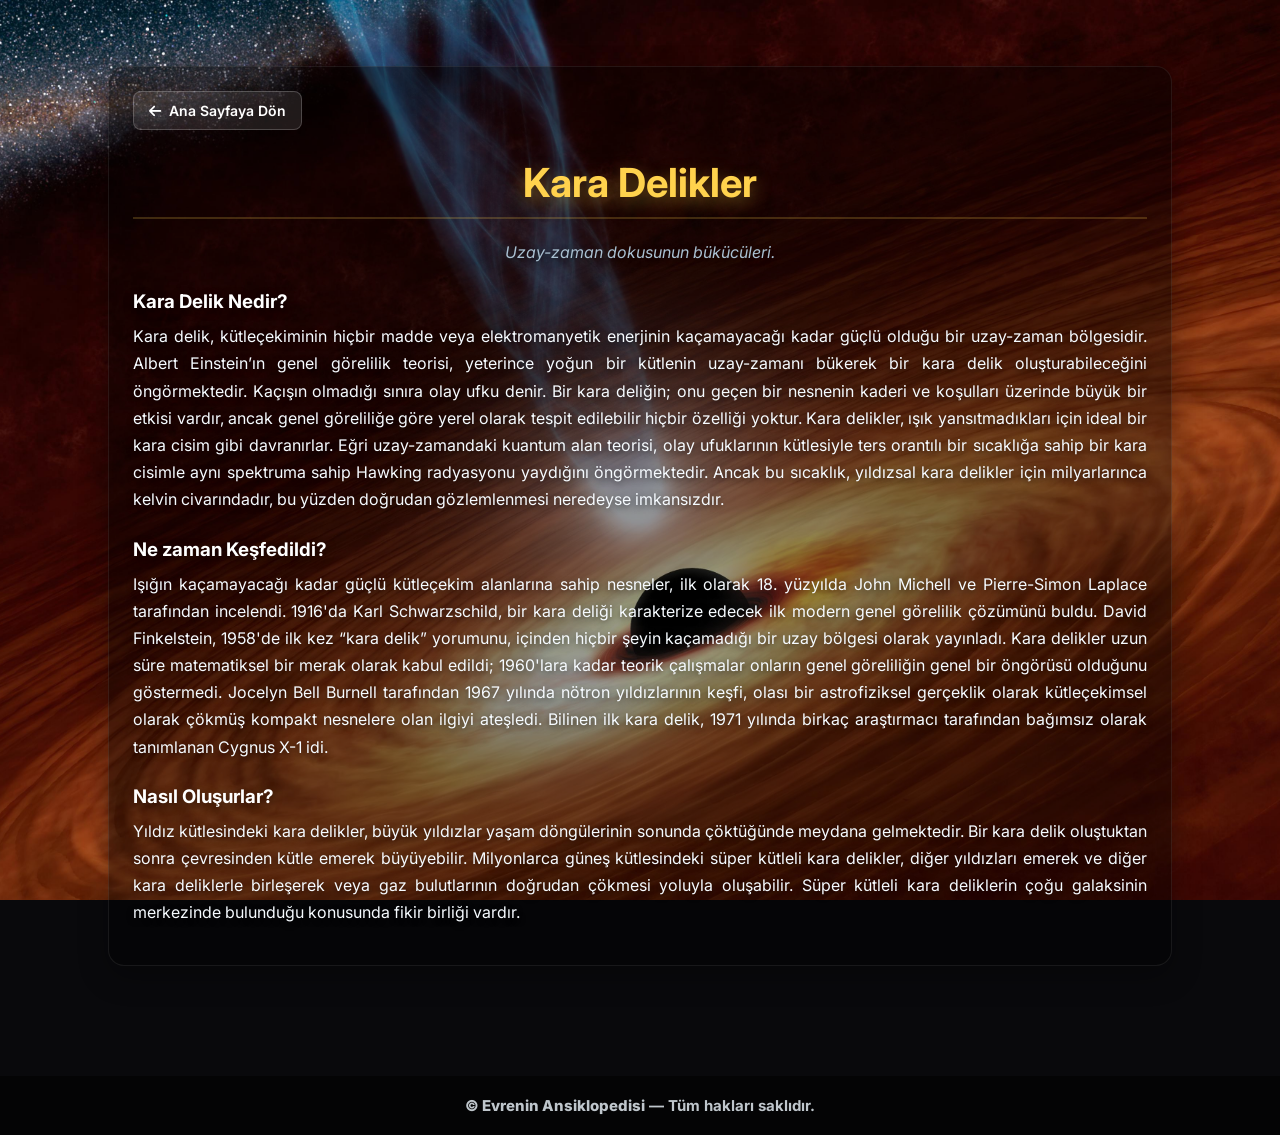
<file: karadelikler/index.html>
<!doctype html>
<html lang="tr">
<head>
<link rel="apple-touch-icon" sizes="180x180" href="/apple-touch-icon.png">
<link rel="icon" type="image/png" sizes="32x32" href="/favicon-32x32.png">
<link rel="icon" type="image/png" sizes="16x16" href="/favicon-16x16.png">
<link rel="manifest" href="/site.webmanifest">
<link rel="stylesheet" href="https://cdnjs.cloudflare.com/ajax/libs/font-awesome/6.0.0-beta3/css/all.min.css">
<meta charset="utf-8" />
<meta name="viewport" content="width=device-width,initial-scale=1" />
<title>Kara Delikler | Evrenin Ansiklopedisi</title>
<meta name="description" content="Uzay-zaman dokusunun bükücüleri: Kara deliklerin oluşumu ve keşfi hakkında kapsamlı bilgiler.">
<link rel="preconnect" href="https://fonts.googleapis.com">
<link rel="preconnect" href="https://fonts.gstatic.com" crossorigin>
<link href="https://fonts.googleapis.com/css2?family=Inter:wght@100..900&display=swap" rel="stylesheet">
<link rel="stylesheet" href="https://cdnjs.cloudflare.com/ajax/libs/font-awesome/6.5.2/css/all.min.css" integrity="sha512-SnH5WK+bZxgPHs44uWIX+LLMDJc5f8tJjLq5B4PjG1v2X9yA5h08S+N91k8Z3fR3a+Vb8R1z+d/G+I+oP5e7w==" crossorigin="anonymous" referrerpolicy="no-referrer" />

<link rel="stylesheet" href="../style.css">

</head>
<body style="background-image: url('../karadelikler.jpg'); background-position: center top; background-size: cover; background-attachment: fixed;">

 

  
  <main class="wrap" id="wrap" role="main" style="margin: 20px auto 40px;">

    <article id="karaDelikler" class="section show" data-bg="karadelikler.jpg" aria-labelledby="karTitle">
        <a href="/" class="back-to-home-btn"><i class="fas fa-arrow-left"></i> Ana Sayfaya Dön</a>
        <h2 id="karTitle">Kara Delikler</h2>
        
        <p class="lead">Uzay-zaman dokusunun bükücüleri.</p>
        
        <h3>Kara Delik Nedir?</h3>
        <p>Kara delik, kütleçekiminin hiçbir madde veya elektromanyetik enerjinin kaçamayacağı kadar güçlü olduğu bir uzay-zaman bölgesidir. Albert Einstein’ın genel görelilik teorisi, yeterince yoğun bir kütlenin uzay-zamanı bükerek bir kara delik oluşturabileceğini öngörmektedir. Kaçışın olmadığı sınıra olay ufku denir. Bir kara deliğin; onu geçen bir nesnenin kaderi ve koşulları üzerinde büyük bir etkisi vardır, ancak genel göreliliğe göre yerel olarak tespit edilebilir hiçbir özelliği yoktur. Kara delikler, ışık yansıtmadıkları için ideal bir kara cisim gibi davranırlar. Eğri uzay-zamandaki kuantum alan teorisi, olay ufuklarının kütlesiyle ters orantılı bir sıcaklığa sahip bir kara cisimle aynı spektruma sahip Hawking radyasyonu yaydığını öngörmektedir. Ancak bu sıcaklık, yıldızsal kara delikler için milyarlarınca kelvin civarındadır, bu yüzden doğrudan gözlemlenmesi neredeyse imkansızdır.</p>

        <h3>Ne zaman Keşfedildi?</h3>
        <p>Işığın kaçamayacağı kadar güçlü kütleçekim alanlarına sahip nesneler, ilk olarak 18. yüzyılda John Michell ve Pierre-Simon Laplace tarafından incelendi. 1916'da Karl Schwarzschild, bir kara deliği karakterize edecek ilk modern genel görelilik çözümünü buldu. David Finkelstein, 1958'de ilk kez “kara delik” yorumunu, içinden hiçbir şeyin kaçamadığı bir uzay bölgesi olarak yayınladı. Kara delikler uzun süre matematiksel bir merak olarak kabul edildi; 1960'lara kadar teorik çalışmalar onların genel göreliliğin genel bir öngörüsü olduğunu göstermedi. Jocelyn Bell Burnell tarafından 1967 yılında nötron yıldızlarının keşfi, olası bir astrofiziksel gerçeklik olarak kütleçekimsel olarak çökmüş kompakt nesnelere olan ilgiyi ateşledi. Bilinen ilk kara delik, 1971 yılında birkaç araştırmacı tarafından bağımsız olarak tanımlanan Cygnus X-1 idi.</p>

        <h3>Nasıl Oluşurlar?</h3>
        <p>Yıldız kütlesindeki kara delikler, büyük yıldızlar yaşam döngülerinin sonunda çöktüğünde meydana gelmektedir. Bir kara delik oluştuktan sonra çevresinden kütle emerek büyüyebilir. Milyonlarca güneş kütlesindeki süper kütleli kara delikler, diğer yıldızları emerek ve diğer kara deliklerle birleşerek veya gaz bulutlarının doğrudan çökmesi yoluyla oluşabilir. Süper kütleli kara deliklerin çoğu galaksinin merkezinde bulunduğu konusunda fikir birliği vardır.</p>
    </article>
    
  </main>

  <footer role="contentinfo">
    <strong>© Evrenin Ansiklopedisi</strong> — <span style="color:var(--footer-gray)">Tüm hakları saklıdır.</span>
  </footer>
</body>
</html>
</file>
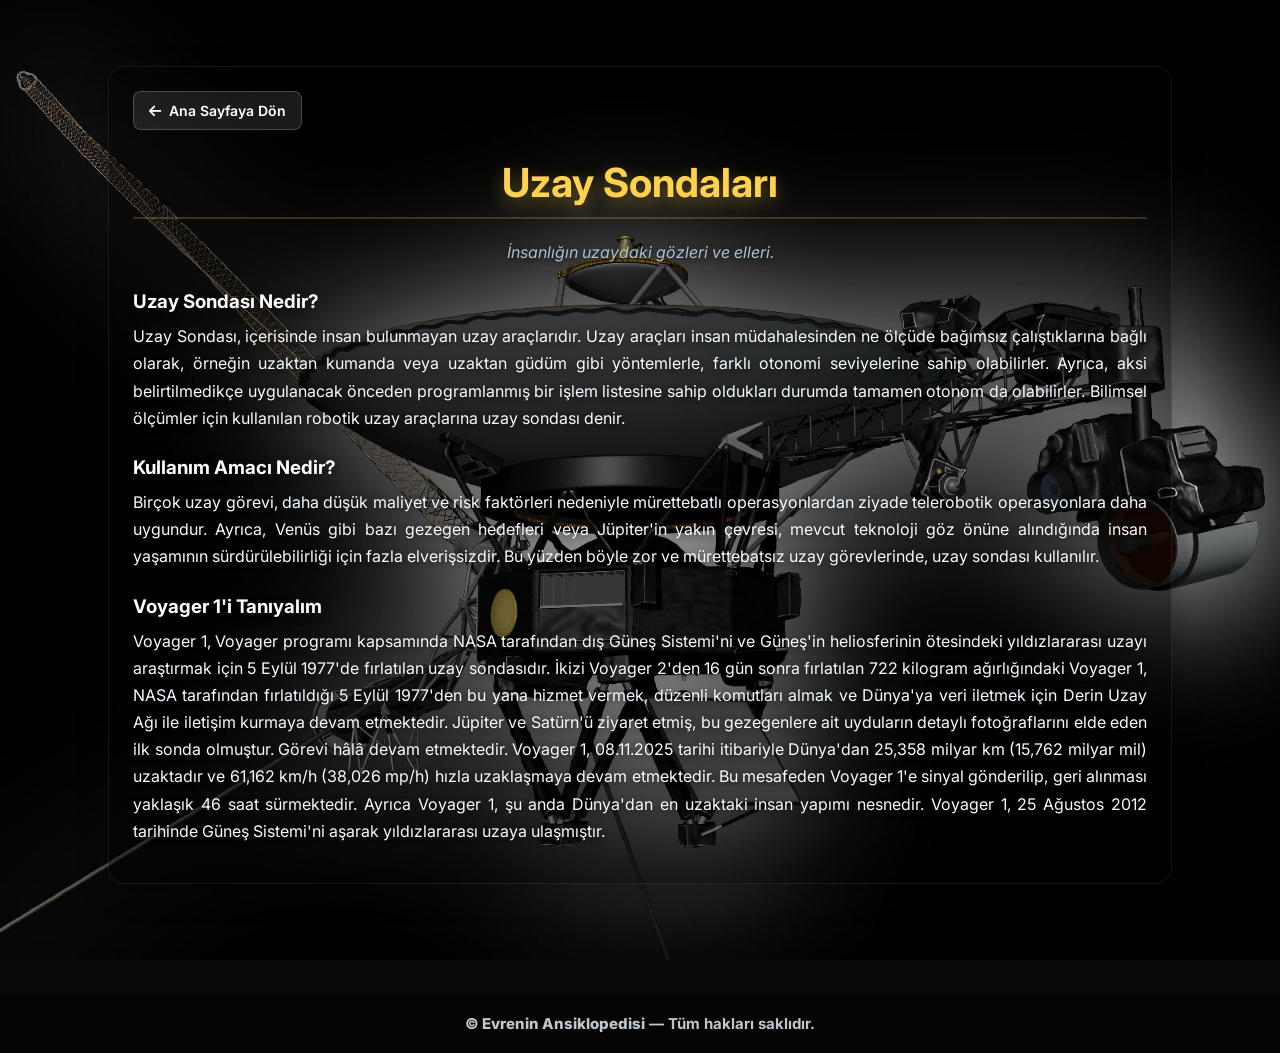
<file: sondalar/index.html>
<!doctype html>
<html lang="tr">
<head>
<link rel="apple-touch-icon" sizes="180x180" href="/apple-touch-icon.png">
<link rel="icon" type="image/png" sizes="32x32" href="/favicon-32x32.png">
<link rel="icon" type="image/png" sizes="16x16" href="/favicon-16x16.png">
<link rel="manifest" href="/site.webmanifest">
<link rel="stylesheet" href="https://cdnjs.cloudflare.com/ajax/libs/font-awesome/6.0.0-beta3/css/all.min.css">
<meta charset="utf-8" />
<meta name="viewport" content="width=device-width,initial-scale=1" />
<title>Uzay Sondaları | Evrenin Ansiklopedisi</title>
<meta name="description" content="İnsanlığın uzaydaki gözleri ve elleri: Uzay sondalarının tanımı, amacı ve Voyager 1 hakkında bilgiler.">
<link rel="preconnect" href="https://fonts.googleapis.com">
<link rel="preconnect" href="https://fonts.gstatic.com" crossorigin>
<link href="https://fonts.googleapis.com/css2?family=Inter:wght@100..900&display=swap" rel="stylesheet">
<link rel="stylesheet" href="https://cdnjs.cloudflare.com/ajax/libs/font-awesome/6.5.2/css/all.min.css" integrity="sha512-SnH5WK+bZxgPHs44uWIX+LLMDJc5f8tJjLq5B4PjG1v2X9yA5h08S+N91k8Z3fR3a+Vb8R1z+d/G+I+oP5e7w==" crossorigin="anonymous" referrerpolicy="referrer" />

<link rel="stylesheet" href="../style.css">

</head>
<body style="background-image: url('../sondalar.jpg'); background-position: center top; background-size: cover; background-attachment: fixed;">

    
  
  
  <main class="wrap" id="wrap" role="main" style="margin: 20px auto 40px;">

    <article id="sondalar" class="section show" data-bg="sondalar.jpg" aria-labelledby="sonTitle">
        <a href="/" class="back-to-home-btn"><i class="fas fa-arrow-left"></i> Ana Sayfaya Dön</a>
        <h2 id="sonTitle">Uzay Sondaları</h2>
    
        <p class="lead">İnsanlığın uzaydaki gözleri ve elleri.</p>
    
        <h3>Uzay Sondası Nedir?</h3>
        <p>Uzay Sondası, içerisinde insan bulunmayan uzay araçlarıdır. Uzay araçları insan müdahalesinden ne ölçüde bağımsız çalıştıklarına bağlı olarak, örneğin uzaktan kumanda veya uzaktan güdüm gibi yöntemlerle, farklı otonomi seviyelerine sahip olabilirler. Ayrıca, aksi belirtilmedikçe uygulanacak önceden programlanmış bir işlem listesine sahip oldukları durumda tamamen otonom da olabilirler. Bilimsel ölçümler için kullanılan robotik uzay araçlarına uzay sondası denir.</p>

        <h3>Kullanım Amacı Nedir?</h3>
        <p>Birçok uzay görevi, daha düşük maliyet ve risk faktörleri nedeniyle mürettebatlı operasyonlardan ziyade telerobotik operasyonlara daha uygundur. Ayrıca, Venüs gibi bazı gezegen hedefleri veya Jüpiter'in yakın çevresi, mevcut teknoloji göz önüne alındığında insan yaşamının sürdürülebilirliği için fazla elverişsizdir. Bu yüzden böyle zor ve mürettebatsız uzay görevlerinde, uzay sondası kullanılır.</p>

        <h3>Voyager 1'i Tanıyalım</h3>
        <p>Voyager 1, Voyager programı kapsamında NASA tarafından dış Güneş Sistemi'ni ve Güneş'in heliosferinin ötesindeki yıldızlararası uzayı araştırmak için 5 Eylül 1977'de fırlatılan uzay sondasıdır. İkizi Voyager 2'den 16 gün sonra fırlatılan 722 kilogram ağırlığındaki Voyager 1, NASA tarafından fırlatıldığı 5 Eylül 1977'den bu yana hizmet vermek, düzenli komutları almak ve Dünya'ya veri iletmek için Derin Uzay Ağı ile iletişim kurmaya devam etmektedir. Jüpiter ve Satürn'ü ziyaret etmiş, bu gezegenlere ait uyduların detaylı fotoğraflarını elde eden ilk sonda olmuştur. Görevi hâlâ devam etmektedir. Voyager 1, 08.11.2025 tarihi itibariyle Dünya'dan 25,358 milyar km (15,762 milyar mil) uzaktadır ve 61,162 km/h (38,026 mp/h) hızla uzaklaşmaya devam etmektedir. Bu mesafeden Voyager 1'e sinyal gönderilip, geri alınması yaklaşık 46 saat sürmektedir. Ayrıca Voyager 1, şu anda Dünya'dan en uzaktaki insan yapımı nesnedir. Voyager 1, 25 Ağustos 2012 tarihinde Güneş Sistemi'ni aşarak yıldızlararası uzaya ulaşmıştır.</p>
    </article>
    
  </main>

  <footer role="contentinfo">
    <strong>© Evrenin Ansiklopedisi</strong> — <span style="color:var(--footer-gray)">Tüm hakları saklıdır.</span>
  </footer>
</body>
</html>
</file>
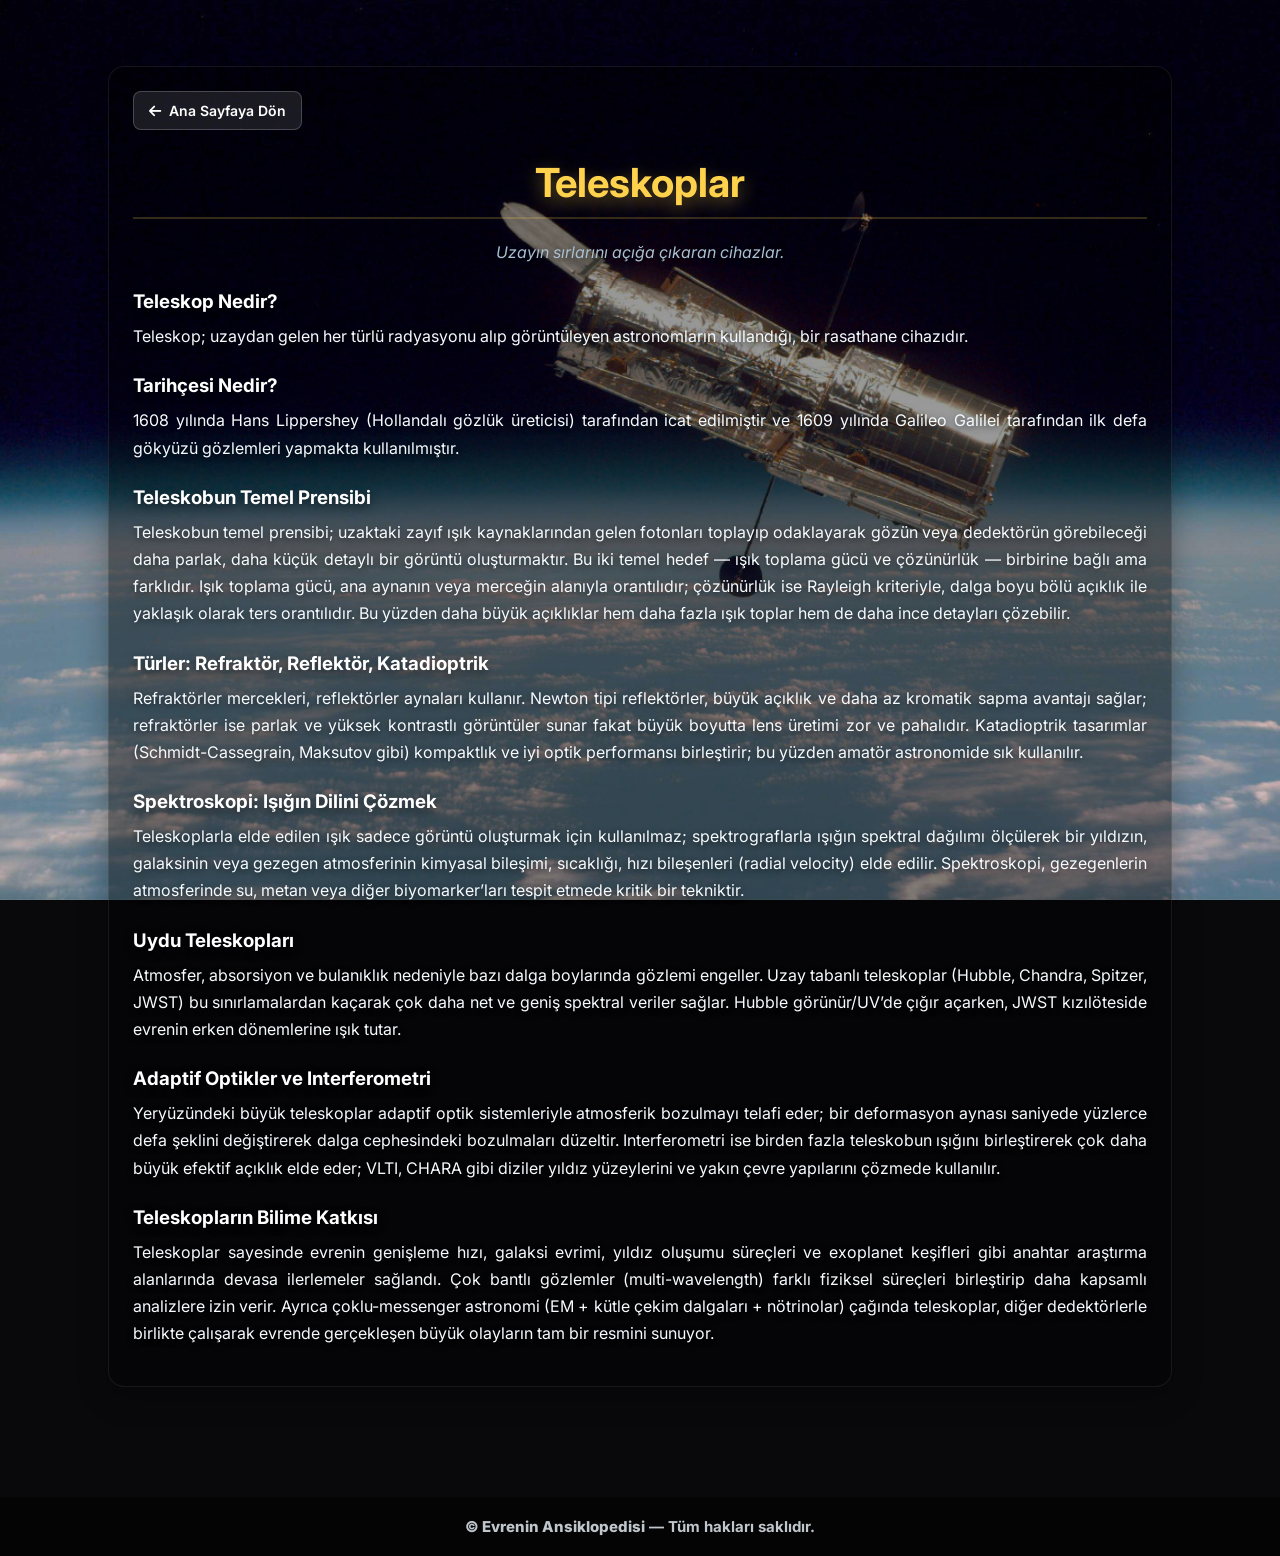
<file: teleskoplar/index.html>
<!doctype html>
<html lang="tr">
<head>
<link rel="apple-touch-icon" sizes="180x180" href="/apple-touch-icon.png">
<link rel="icon" type="image/png" sizes="32x32" href="/favicon-32x32.png">
<link rel="icon" type="image/png" sizes="16x16" href="/favicon-16x16.png">
<link rel="manifest" href="/site.webmanifest">
<link rel="stylesheet" href="https://cdnjs.cloudflare.com/ajax/libs/font-awesome/6.0.0-beta3/css/all.min.css">
<meta charset="utf-8" />
<meta name="viewport" content="width=device-width,initial-scale=1" />
<title>Teleskoplar | Evrenin Ansiklopedisi</title>
<meta name="description" content="Uzayın sırlarını açığa çıkaran cihazlar: Teleskoplar hakkında kapsamlı bilgiler.">
<link rel="preconnect" href="https://fonts.googleapis.com">
<link rel="preconnect" href="https://fonts.gstatic.com" crossorigin>
<link href="https://fonts.googleapis.com/css2?family=Inter:wght@100..900&display=swap" rel="stylesheet">
<link rel="stylesheet" href="https://cdnjs.cloudflare.com/ajax/libs/font-awesome/6.5.2/css/all.min.css" integrity="sha512-SnH5WK+bZxgPHs44uWIX+LLMDJc5f8tJjLq5B4PjG1v2X9yA5h08S+N91k8Z3fR3a+Vb8R1z+d/G+I+oP5e7w==" crossorigin="anonymous" referrerpolicy="no-referrer" />

<link rel="stylesheet" href="../style.css">

</head>
<body style="background-image: url('../teleskoplar.jpg'); background-position: center top; background-size: cover; background-attachment: fixed;">

  
  
  
  <main class="wrap" id="wrap" role="main" style="margin: 20px auto 40px;">

    <article id="teleskoplar" class="section show" data-bg="teleskoplar.jpg" aria-labelledby="telTitle">
        <a href="/" class="back-to-home-btn"><i class="fas fa-arrow-left"></i> Ana Sayfaya Dön</a>
        <h2 id="telTitle">Teleskoplar</h2>
        <p class="lead">Uzayın sırlarını açığa çıkaran cihazlar.</p>
        <h3>Teleskop Nedir?</h3>
        <p>Teleskop; uzaydan gelen her türlü radyasyonu alıp görüntüleyen astronomların kullandığı, bir rasathane cihazıdır.</p>
        <h3>Tarihçesi Nedir?</h3>
        <p>1608 yılında Hans Lippershey (Hollandalı gözlük üreticisi) tarafından icat edilmiştir ve 1609 yılında Galileo Galilei tarafından ilk defa gökyüzü gözlemleri yapmakta kullanılmıştır.</p>
        <h3>Teleskobun Temel Prensibi</h3>
        <p>Teleskobun temel prensibi; uzaktaki zayıf ışık kaynaklarından gelen fotonları toplayıp odaklayarak gözün veya dedektörün görebileceği daha parlak, daha küçük detaylı bir görüntü oluşturmaktır. Bu iki temel hedef — ışık toplama gücü ve çözünürlük — birbirine bağlı ama farklıdır. Işık toplama gücü, ana aynanın veya merceğin alanıyla orantılıdır; çözünürlük ise Rayleigh kriteriyle, dalga boyu bölü açıklık ile yaklaşık olarak ters orantılıdır. Bu yüzden daha büyük açıklıklar hem daha fazla ışık toplar hem de daha ince detayları çözebilir.</p>
        <h3>Türler: Refraktör, Reflektör, Katadioptrik</h3>
        <p>Refraktörler mercekleri, reflektörler aynaları kullanır. Newton tipi reflektörler, büyük açıklık ve daha az kromatik sapma avantajı sağlar; refraktörler ise parlak ve yüksek kontrastlı görüntüler sunar fakat büyük boyutta lens üretimi zor ve pahalıdır. Katadioptrik tasarımlar (Schmidt-Cassegrain, Maksutov gibi) kompaktlık ve iyi optik performansı birleştirir; bu yüzden amatör astronomide sık kullanılır.</p>
        <h3>Spektroskopi: Işığın Dilini Çözmek</h3>
        <p>Teleskoplarla elde edilen ışık sadece görüntü oluşturmak için kullanılmaz; spektrograflarla ışığın spektral dağılımı ölçülerek bir yıldızın, galaksinin veya gezegen atmosferinin kimyasal bileşimi, sıcaklığı, hızı bileşenleri (radial velocity) elde edilir. Spektroskopi, gezegenlerin atmosferinde su, metan veya diğer biyomarker’ları tespit etmede kritik bir tekniktir.</p>
        <h3>Uydu Teleskopları</h3>
        <p>Atmosfer, absorsiyon ve bulanıklık nedeniyle bazı dalga boylarında gözlemi engeller. Uzay tabanlı teleskoplar (Hubble, Chandra, Spitzer, JWST) bu sınırlamalardan kaçarak çok daha net ve geniş spektral veriler sağlar. Hubble görünür/UV’de çığır açarken, JWST kızılöteside evrenin erken dönemlerine ışık tutar.</p>
        <h3>Adaptif Optikler ve Interferometri</h3>
        <p>Yeryüzündeki büyük teleskoplar adaptif optik sistemleriyle atmosferik bozulmayı telafi eder; bir deformasyon aynası saniyede yüzlerce defa şeklini değiştirerek dalga cephesindeki bozulmaları düzeltir. Interferometri ise birden fazla teleskobun ışığını birleştirerek çok daha büyük efektif açıklık elde eder; VLTI, CHARA gibi diziler yıldız yüzeylerini ve yakın çevre yapılarını çözmede kullanılır.</p>
        <h3>Teleskopların Bilime Katkısı</h3>
        <p>Teleskoplar sayesinde evrenin genişleme hızı, galaksi evrimi, yıldız oluşumu süreçleri ve exoplanet keşifleri gibi anahtar araştırma alanlarında devasa ilerlemeler sağlandı. Çok bantlı gözlemler (multi-wavelength) farklı fiziksel süreçleri birleştirip daha kapsamlı analizlere izin verir. Ayrıca çoklu-messenger astronomi (EM + kütle çekim dalgaları + nötrinolar) çağında teleskoplar, diğer dedektörlerle birlikte çalışarak evrende gerçekleşen büyük olayların tam bir resmini sunuyor.</p>
    </article>

    
  </main>

  <footer role="contentinfo">
    <strong>© Evrenin Ansiklopedisi</strong> — <span style="color:var(--footer-gray)">Tüm hakları saklıdır.</span>
  </footer>
</body>
</html>
</file>
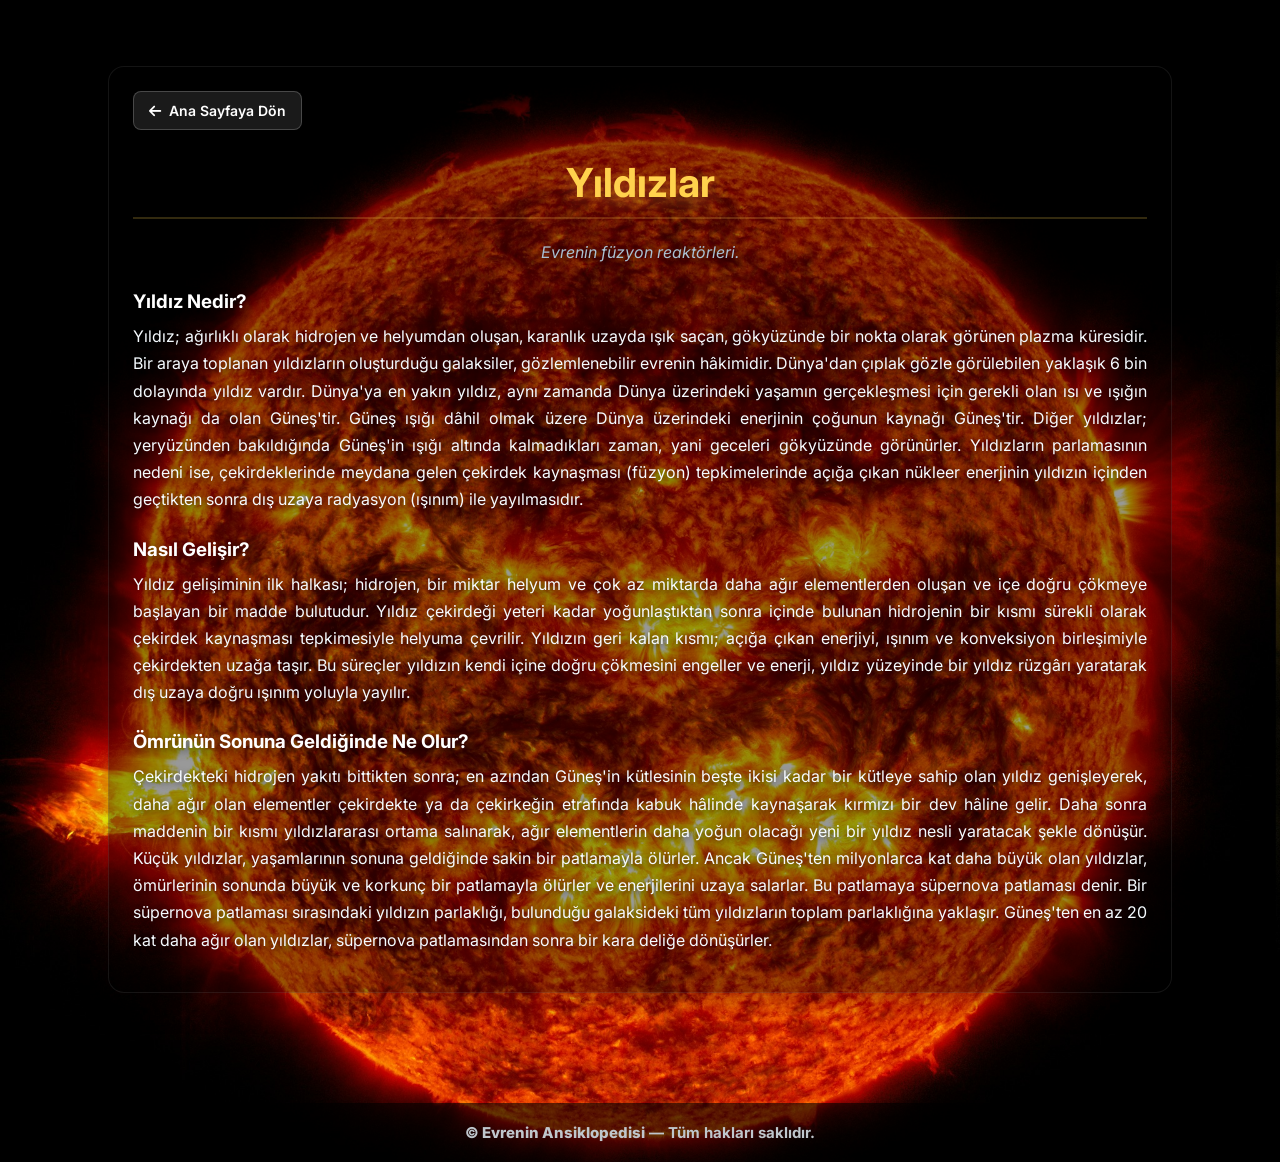
<file: yildizlar/index.html>
<!doctype html>
<html lang="tr">
<head>
<link rel="apple-touch-icon" sizes="180x180" href="/apple-touch-icon.png">
<link rel="icon" type="image/png" sizes="32x32" href="/favicon-32x32.png">
<link rel="icon" type="image/png" sizes="16x16" href="/favicon-16x16.png">
<link rel="manifest" href="/site.webmanifest">
<link rel="stylesheet" href="https://cdnjs.cloudflare.com/ajax/libs/font-awesome/6.0.0-beta3/css/all.min.css">
<meta charset="utf-8" />
<meta name="viewport" content="width=device-width,initial-scale=1" />
<title>Yıldızlar | Evrenin Ansiklopedisi</title>
<meta name="description" content="Evrenin füzyon reaktörleri: Yıldızların oluşumu, evrimi ve türleri hakkında kapsamlı bilgiler.">
<link rel="preconnect" href="https://fonts.googleapis.com">
<link rel="preconnect" href="https://fonts.gstatic.com" crossorigin>
<link href="https://fonts.googleapis.com/css2?family=Inter:wght@100..900&display=swap" rel="stylesheet">
<link rel="stylesheet" href="https://cdnjs.cloudflare.com/ajax/libs/font-awesome/6.5.2/css/all.min.css" integrity="sha512-SnH5WK+bZxgPHs44uWIX+LLMDJc5f8tJjLq5B4PjG1v2X9yA5h08S+N91k8Z3fR3a+Vb8R1z+d/G+I+oP5e7w==" crossorigin="anonymous" referrerpolicy="no-referrer" />

<link rel="stylesheet" href="../style.css">

</head>
<body style="background-image: url('../yildizlar.jpg'); background-position: center top; background-size: cover; background-attachment: fixed;">

 
  
  
  <main class="wrap" id="wrap" role="main" style="margin: 20px auto 40px;">

    <article id="yildizlar" class="section show" data-bg="yildizlar.jpg" aria-labelledby="yildTitle">
        <a href="/" class="back-to-home-btn"><i class="fas fa-arrow-left"></i> Ana Sayfaya Dön</a>
        <h2 id="yildTitle">Yıldızlar</h2>
        
        <p class="lead">Evrenin füzyon reaktörleri.</p>

        <h3>Yıldız Nedir?</h3>
        <p>Yıldız; ağırlıklı olarak hidrojen ve helyumdan oluşan, karanlık uzayda ışık saçan, gökyüzünde bir nokta olarak görünen plazma küresidir. Bir araya toplanan yıldızların oluşturduğu galaksiler, gözlemlenebilir evrenin hâkimidir. Dünya'dan çıplak gözle görülebilen yaklaşık 6 bin dolayında yıldız vardır. Dünya'ya en yakın yıldız, aynı zamanda Dünya üzerindeki yaşamın gerçekleşmesi için gerekli olan ısı ve ışığın kaynağı da olan Güneş'tir. Güneş ışığı dâhil olmak üzere Dünya üzerindeki enerjinin çoğunun kaynağı Güneş'tir. Diğer yıldızlar; yeryüzünden bakıldığında Güneş'in ışığı altında kalmadıkları zaman, yani geceleri gökyüzünde görünürler. Yıldızların parlamasının nedeni ise, çekirdeklerinde meydana gelen çekirdek kaynaşması (füzyon) tepkimelerinde açığa çıkan nükleer enerjinin yıldızın içinden geçtikten sonra dış uzaya radyasyon (ışınım) ile yayılmasıdır.</p>

        <h3>Nasıl Gelişir?</h3>
        <p>Yıldız gelişiminin ilk halkası; hidrojen, bir miktar helyum ve çok az miktarda daha ağır elementlerden oluşan ve içe doğru çökmeye başlayan bir madde bulutudur. Yıldız çekirdeği yeteri kadar yoğunlaştıktan sonra içinde bulunan hidrojenin bir kısmı sürekli olarak çekirdek kaynaşması tepkimesiyle helyuma çevrilir. Yıldızın geri kalan kısmı; açığa çıkan enerjiyi, ışınım ve konveksiyon birleşimiyle çekirdekten uzağa taşır. Bu süreçler yıldızın kendi içine doğru çökmesini engeller ve enerji, yıldız yüzeyinde bir yıldız rüzgârı yaratarak dış uzaya doğru ışınım yoluyla yayılır.</p>

        <h3>Ömrünün Sonuna Geldiğinde Ne Olur?</h3>
        <p>Çekirdekteki hidrojen yakıtı bittikten sonra; en azından Güneş'in kütlesinin beşte ikisi kadar bir kütleye sahip olan yıldız genişleyerek, daha ağır olan elementler çekirdekte ya da çekirkeğin etrafında kabuk hâlinde kaynaşarak kırmızı bir dev hâline gelir. Daha sonra maddenin bir kısmı yıldızlararası ortama salınarak, ağır elementlerin daha yoğun olacağı yeni bir yıldız nesli yaratacak şekle dönüşür. Küçük yıldızlar, yaşamlarının sonuna geldiğinde sakin bir patlamayla ölürler. Ancak Güneş'ten milyonlarca kat daha büyük olan yıldızlar, ömürlerinin sonunda büyük ve korkunç bir patlamayla ölürler ve enerjilerini uzaya salarlar. Bu patlamaya süpernova patlaması denir. Bir süpernova patlaması sırasındaki yıldızın parlaklığı, bulunduğu galaksideki tüm yıldızların toplam parlaklığına yaklaşır. Güneş'ten en az 20 kat daha ağır olan yıldızlar, süpernova patlamasından sonra bir kara deliğe dönüşürler.</p>
    </article>

  </main>

  <footer role="contentinfo">
    <strong>© Evrenin Ansiklopedisi</strong> — <span style="color:var(--footer-gray)">Tüm hakları saklıdır.</span>
  </footer>
</body>
</html>
</file>
<file: style.css>
/* Bu kod orijinal HTML dosyanızdaki tüm <style> etiketinin dışa aktarılmış ve gereksiz kısımlardan arındırılmış halidir. */

:root{
  --accent:#ffd24d; 
  --muted:#a9c0d1; 
  --footer-gray:#bfc6cc;
  --nav-bg: rgba(0,0,0,0.5); 
  --transition:560ms cubic-bezier(.2,.9,.2,1);
  --dark-bg:#09090c; 
  --sidebar-width: 280px;
}

*{box-sizing:border-box}
html{height:100%;} 
body{
  margin:0;
  font-family:'Inter', system-ui, Segoe UI, Roboto, Arial;
  background:var(--dark-bg);
  color:#fff;
  /* Arka plan sadece bu dosya için değil, her HTML dosyasında tanımlanmalıdır */
  background-image: url('arkaplan.jpg'); 
  background-position: center center;
  background-size: cover;
  background-repeat: no-repeat;
  background-attachment: fixed;
  transition: background-image 700ms ease, background-position 700ms ease, margin-left var(--transition);
  -webkit-font-smoothing:antialiased; -moz-osx-font-smoothing:grayscale;
  min-height:100vh;
  display:flex;
  flex-direction:column;
}
body.sidebar-open {
    margin-left: var(--sidebar-width);
}

#menu-toggle {
    position: fixed;
    top: 15px;
    left: 15px;
    z-index: 1000;
    background: rgba(255, 255, 255, 0.1);
    color: white;
    border: 1px solid rgba(255, 255, 255, 0.2);
    border-radius: 8px;
    width: 45px;
    height: 45px;
    font-size: 20px;
    cursor: pointer;
    display: flex;
    align-items: center;
    justify-content: center;
    transition: all 300ms ease;
}
#menu-toggle:hover {
    background: var(--accent);
    color: var(--dark-bg);
    border-color: var(--accent);
}

#sidebar {
    height: 100%;
    width: 0; 
    position: fixed;
    z-index: 999;
    top: 0;
    left: 0;
    background-color: #111; 
    overflow-x: hidden;
    padding-top: 60px;
    transition: var(--transition);
    box-shadow: 2px 0 10px rgba(0,0,0,0.5);
}
#sidebar.open {
    width: var(--sidebar-width);
}
#sidebar a {
    padding: 15px 15px 15px 32px;
    text-decoration: none;
    font-size: 18px;
    color: var(--muted);
    display: block;
    transition: 300ms;
}
#sidebar a:hover {
    color: var(--accent);
    background-color: rgba(255, 255, 255, 0.05);
}
#sidebar .closebtn {
    position: absolute;
    top: 0;
    right: 25px;
    font-size: 36px;
    margin-left: 50px;
}
#sidebar h3 { /* Bu kural artık kullanılmayabilir ama tutarlılık için bıraktım */
    color: var(--accent);
    padding: 0 15px 0 32px;
    margin-bottom: 5px;
    font-size: 20px;
}
#sidebar hr {
    border: 0;
    border-top: 1px solid rgba(255, 255, 255, 0.1);
    margin: 10px 32px;
}
#sidebar ul { /* Orijinal HTML'de yoktu, ama sidebar linklerini daha iyi organize etmek için gerekebilir */
    list-style: none;
    padding: 0;
    margin: 0;
}
#sidebar li {
    padding: 0;
}


.back-to-home-btn{
    background: rgba(255, 255, 255, 0.1);
    color: white;
    padding: 10px 15px;
    font-size: 14px;
    font-weight: 600;
    border: 1px solid rgba(255, 255, 255, 0.2);
    border-radius: 8px;
    cursor: pointer;
    margin-bottom: 20px;
    display: inline-flex;
    align-items: center;
    gap: 8px;
    transition: all 200ms ease;
    text-decoration: none; /* Link olarak da kullanılabilir */
}
.back-to-home-btn:hover{
    background: var(--accent);
    color: var(--dark-bg);
    border-color: var(--accent);
    transform: translateY(-2px);
}


.action-button{
  background: var(--accent);
  color: var(--dark-bg);
  padding:14px 24px;
  font-weight: 800;
  border:none;
  border-radius:12px;
  cursor:pointer;
  box-shadow: 0 8px 20px rgba(255, 210, 77, 0.4);
  transition: transform 200ms ease, box-shadow 200ms ease;
  text-decoration: none; 
  display: inline-block;
}
.action-button:hover{
  transform: translateY(-3px);
  box-shadow: 0 12px 25px rgba(255, 210, 77, 0.6);
}


.wrap{ max-width:1100px; margin:40px auto; padding:18px; width:100%; flex:1; }

#home-content {
    /* Eski JS'e gerek kalmayacak, varsayılan olarak gösterilecek */
    display: block; 
    opacity: 1;
    transform: none;
    transition: none;
    text-align: center;
}
#home-content.show { /* Bu kural artık JS'te kullanılmayacak ama eski kodu bozmaması için tutuldu */
    display: block;
    opacity: 1;
    transform: none;
}

.hero{ 
  padding:120px 18px 40px; 
  text-align:center; 
  opacity:1;
  transform: none;
  transition: opacity 500ms ease, transform 500ms ease;
  
  background: rgba(0, 0, 0, 0.5);
  backdrop-filter: blur(8px);
  border-radius: 16px;
  border: 1px solid rgba(255, 255, 255, 0.1);
  padding: 40px 30px; 
  max-width: 650px; 
  margin: 0 auto; 
  box-shadow: 0 15px 40px rgba(0, 0, 0, 0.7);
}
.hero.hidden{
  opacity:0;
  transform: translateY(-20px);
  pointer-events: none;
  height: 0;
  padding: 0;
  margin-bottom: -40px; 
}
.hero h1{
  margin:0;
  font-size:72px; /* Orijinal HTML'de H1 yoktu, H1'i logodan kaldırdık */
  color: var(--accent);
  letter-spacing:1px;
  text-shadow: 0 10px 30px rgba(0,0,0,0.8);
  line-height:1;
}
.hero .subtitle {
  font-size: 20px;
  color: var(--muted);
  margin: 16px 0 30px;
  text-shadow: 0 4px 10px rgba(0,0,0,0.7);
}

#discoveryList{
  display: none; /* Başlangıçta gizli */
  opacity: 0;
  transform: translateY(12px);
  transition: opacity 500ms ease, transform 500ms ease;
  padding: 60px 0; 
  text-align: center;
}
#discoveryList.show {
  display: block;
  opacity: 1;
  transform: none;
}
.discovery-card-grid {
  display: grid;
  grid-template-columns: repeat(auto-fit, minmax(200px, 1fr));
  gap: 20px;
  max-width: 900px;
  margin: 40px auto;
}
/* Discovery Card kuralları, artık link yerine menü kullanılacağı için kaldırıldı, ama stil bozulmasın diye tutuyorum */
.discovery-card {
  background: rgba(255, 255, 255, 0.08);
  border-radius: 16px;
  padding: 30px 20px;
  border: 1px solid rgba(255, 255, 255, 0.15);
  transition: all 300ms ease;
  cursor: pointer;
  font-size: 18px;
  font-weight: 700;
  color: white;
  box-shadow: 0 8px 20px rgba(0, 0, 0, 0.4);
  display: flex;
  align-items: center;
  justify-content: center;
  text-align: center;
  min-height: 120px;
  text-decoration: none; 
}
.discovery-card:hover {
  background: var(--accent);
  color: var(--dark-bg);
  transform: translateY(-8px) scale(1.02);
  box-shadow: 0 18px 40px rgba(255, 210, 77, 0.5);
  border-color: var(--accent);
}
.discovery-card span {
    transition: color 300ms ease;
}


/* SECTİON VE İÇERİK kuralları (SADECE KATEGORİ HTML DOSYALARI İÇİN GEÇERLİ OLACAK) */
.section{
  /* Bu kurallar artık sadece /teleskoplar/index.html gibi dosyalarda kullanılacak */
  display:block; 
  opacity:1; 
  transform:none;
  margin:28px 0;
  padding:24px; 
  background: rgba(0, 0, 0, 0.4);
  border-radius: 16px;
  border: 1px solid rgba(255, 255, 255, 0.08);
  box-shadow: 0 10px 30px rgba(0, 0, 0, 0.3);
}
.section.show{ display:block; opacity:1; transform:none; } /* JS'ten kaldırıldı */
/* Diğer .section kuralları (h2, p, img, card-grid) aynen kalmalı ve her kategori dosyasında kullanılmalı */
/* ... (diğer section ve card-grid kuralları) ... */
.section h2{ 
  color: var(--accent); 
  font-size:40px; 
  margin:8px 0 6px; 
  text-align:center; 
  text-shadow: 0 6px 18px rgba(255, 210, 77, 0.4); 
  border-bottom: 2px solid rgba(255, 210, 77, 0.2);
  padding-bottom: 10px;
  margin-bottom: 20px;
}
.section .lead{ color: var(--muted); text-align:center; margin-bottom:20px; font-size:16px; font-style:italic; }

.section h3{ 
  color:#fff; 
  margin-top:24px; 
  text-shadow:0 3px 10px rgba(0,0,0,0.55); 
  margin-bottom: 10px; 
}

.section p:first-of-type, 
.section h3 + p { 
  margin-top: 0; 
}

.section p, .section li{
  color: #f6fbff;
  line-height:1.7; 
  text-align:justify;
  text-shadow: 0 2px 6px rgba(0,0,0,0.55);
  margin-bottom:14px;
  font-size: 16px;
}
.section ul{ margin-left:18px; }
.section img {
  width:100%;
  max-height:480px; 
  object-fit:cover;
  display:block;
  border-radius:12px; 
  margin:20px 0; 
  box-shadow: 0 10px 20px rgba(0, 0, 0, 0.5);
}
.card-grid {
  display: grid;
  grid-template-columns: repeat(auto-fit, minmax(280px, 1fr));
  gap: 20px;
  margin-top: 25px;
}
.card {
  background: rgba(255, 255, 255, 0.04);
  border-radius: 12px;
  padding: 20px;
  border: 1px solid rgba(255, 255, 255, 0.1);
  transition: all 200ms ease;
}
.card:hover {
  background: rgba(255, 255, 255, 0.1);
  transform: translateY(-5px);
  box-shadow: 0 15px 30px rgba(0, 0, 0, 0.4);
}
.card h4 {
  color: var(--accent);
  margin-top: 0;
  font-size: 18px;
  border-bottom: 1px solid rgba(255, 210, 77, 0.2);
  padding-bottom: 5px;
}
.card p {
  font-size: 14px;
  margin-bottom: 0;
}
/* SON SECTION VE İÇERİK kuralları */


#feedback-fab {
    position: fixed;
    bottom: 25px;
    right: 25px;
    background: rgba(255, 255, 255, 0.1); 
    color: white;
    border: 1px solid rgba(255, 255, 255, 0.2); 
    border-radius: 50%;
    width: 55px;
    height: 55px;
    font-size: 24px;
    cursor: pointer;
    box-shadow: 0 6px 15px rgba(0, 0, 0, 0.4);
    z-index: 1000;
    transition: all 200ms ease;
    display: none; 
    align-items: center;
    justify-content: center;
}
#feedback-fab.show {
    display: flex; 
}
#feedback-fab:hover {
    transform: scale(1.08) rotate(-4deg);
    background: var(--accent); 
    color: var(--dark-bg);
    border-color: var(--accent);
    box-shadow: 0 10px 20px rgba(255, 210, 77, 0.8);
}

.modal {
    display: none;
    position: fixed;
    z-index: 1001;
    left: 0;
    top: 0;
    width: 100%;
    height: 100%;
    overflow: auto;
    background-color: rgba(0, 0, 0, 0.85); 
    backdrop-filter: blur(5px);
}
.modal-content {
    background: var(--dark-bg);
    margin: 10% auto; 
    padding: 30px;
    border: 1px solid rgba(255, 255, 255, 0.1);
    border-radius: 16px;
    max-width: 550px;
    position: relative;
    box-shadow: 0 20px 40px rgba(0, 0, 0, 0.8);
    animation: modalFadeIn 300ms ease-out;
}
.modal-close {
    color: var(--muted);
    position: absolute;
    top: 15px;
    right: 25px;
    font-size: 28px;
    font-weight: bold;
    transition: color 200ms ease;
}
.modal-close:hover,
.modal-close:focus {
    color: var(--accent);
    text-decoration: none;
    cursor: pointer;
}
.modal-content h3 {
    text-align: center;
    color: var(--accent);
    margin-top: 0;
    font-size: 28px;
    border-bottom: 2px solid rgba(255, 210, 77, 0.2);
    padding-bottom: 10px;
    margin-bottom: 20px;
}
#google-form-embed {
    width: 100%;
    height: 650px; 
    border: none;
    border-radius: 8px;
}

@keyframes modalFadeIn {
    from { opacity: 0; transform: translateY(-50px); }
    to { opacity: 1; transform: translateY(0); }
}


@media(max-width:880px){
  .wrap{ margin: 20px auto 40px; } 
  .hero{padding: 60px 18px 30px;}
  .hero h1{font-size:42px}
  .hero .subtitle{font-size: 16px;}
  .section h2{font-size: 32px;}
  .discovery-card-grid {
      grid-template-columns: 1fr;
  }
  .discovery-card {
      min-height: 80px;
  }
  #feedback-fab {
      width: 50px;
      height: 50px;
      font-size: 20px;
      bottom: 15px;
      right: 15px;
  }
  .modal-content {
      margin: 15% 15px;
      padding: 20px;
  }
  #google-form-embed {
      height: 550px; 
  }
  
  #sidebar.open {
      width: 100%; 
  }
  body.sidebar-open {
      margin-left: 0; 
  }
}

@media(min-width: 881px) {
    body.sidebar-open {
        margin-left: var(--sidebar-width);
    }
}


footer{
  margin-top:24px;
  padding:20px 10px;
  text-align:center;
  color: var(--footer-gray);
  font-weight:700;
  font-size:15px;
  background: rgba(0, 0, 0, 0.6);
}
footer strong{ color: var(--footer-gray); font-weight:800; }


.fade-in{ opacity:0; transform: translateY(6px); animation:fadeUp 700ms ease forwards; }
@keyframes fadeUp{ to{ opacity:1; transform:none } }
</file>
